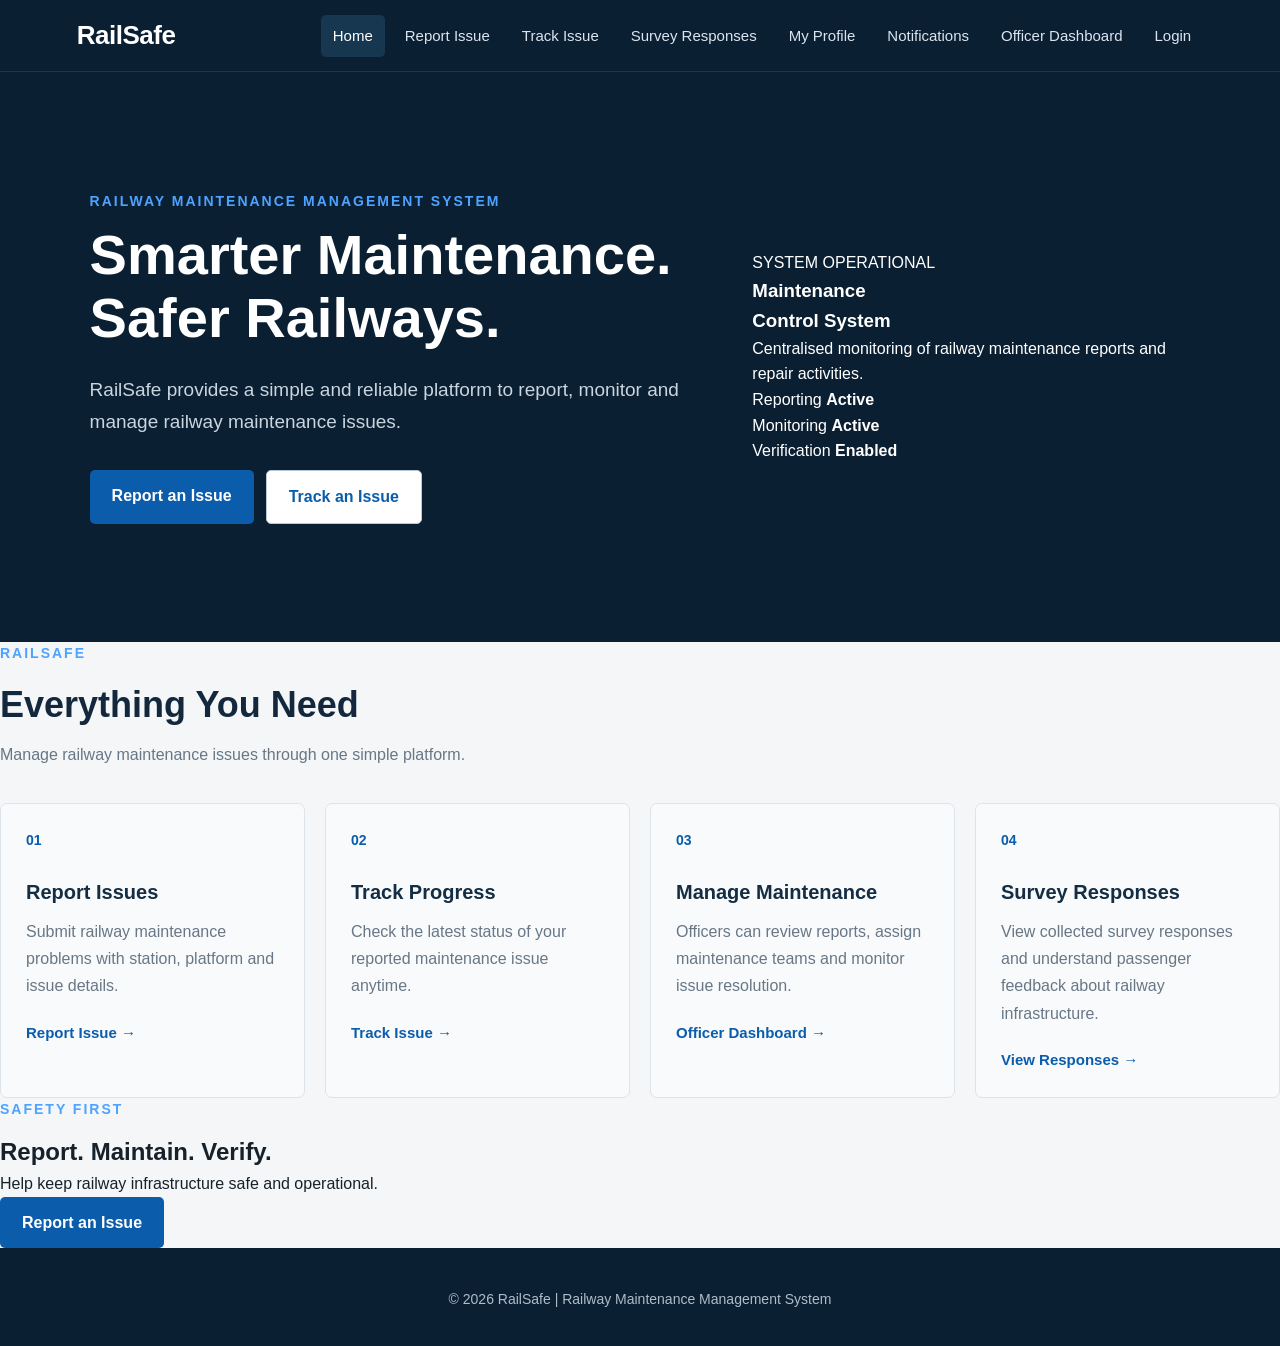
<file: backend/backend/backend/src/main/resources/static/index.html>
<!DOCTYPE html>
<html lang="en">

<head>
    <meta charset="UTF-8">
    <meta name="viewport" content="width=device-width, initial-scale=1.0">
    <title>RailSafe | Railway Maintenance Management</title>
    <link rel="stylesheet" href="style.css">
</head>

<body>

    <!-- NAVBAR -->
    <nav class="navbar">
        <div class="logo">RailSafe</div>

        <div class="nav-links">
            <a href="index.html" class="active">Home</a>
            <a href="report.html">Report Issue</a>
            <a href="track.html">Track Issue</a>
            <a href="survey-results.html">Survey Responses</a>
            <a href="profile.html">My Profile</a>
            <a href="notifications.html">Notifications</a>
            <a href="dashboard.html">Officer Dashboard</a>
            <a href="login.html">Login</a>
        </div>
    </nav>

    <!-- HERO -->
    <section class="hero">
        <div class="hero-content">

            <p class="hero-label">
                RAILWAY MAINTENANCE MANAGEMENT SYSTEM
            </p>

            <h1>
                Smarter Maintenance.<br>
                Safer Railways.
            </h1>

            <p class="hero-text">
                RailSafe provides a simple and reliable platform to report,
                monitor and manage railway maintenance issues.
            </p>

            <div class="hero-buttons">
                <a href="report.html" class="primary-button">
                    Report an Issue
                </a>

                <a href="track.html" class="secondary-button">
                    Track an Issue
                </a>
            </div>
        </div>

        <!-- SYSTEM STATUS CARD -->
        <div class="hero-card">

            <div class="hero-card-top">
                <span class="status-dot"></span>
                SYSTEM OPERATIONAL
            </div>

            <h3>
                Maintenance<br>
                Control System
            </h3>

            <p>
                Centralised monitoring of railway maintenance
                reports and repair activities.
            </p>

            <div class="hero-card-line"></div>

            <div class="hero-card-info">
                <span>Reporting</span>
                <strong>Active</strong>
            </div>

            <div class="hero-card-info">
                <span>Monitoring</span>
                <strong>Active</strong>
            </div>

            <div class="hero-card-info">
                <span>Verification</span>
                <strong>Enabled</strong>
            </div>
        </div>
    </section>

    <!-- QUICK ACTIONS -->
    <section class="quick-section">

        <div class="section-heading">
            <p class="hero-label">RAILSAFE</p>

            <h2>Everything You Need</h2>

            <p>
                Manage railway maintenance issues through one simple platform.
            </p>
        </div>

        <div class="feature-grid">

            <!-- CARD 1 -->
            <div class="feature-card">
                <div class="feature-number">01</div>

                <h3>Report Issues</h3>

                <p>
                    Submit railway maintenance problems with
                    station, platform and issue details.
                </p>

                <a href="report.html">Report Issue →</a>
            </div>

            <!-- CARD 2 -->
            <div class="feature-card">
                <div class="feature-number">02</div>

                <h3>Track Progress</h3>

                <p>
                    Check the latest status of your reported
                    maintenance issue anytime.
                </p>

                <a href="track.html">Track Issue →</a>
            </div>

            <!-- CARD 3 -->
            <div class="feature-card">
                <div class="feature-number">03</div>

                <h3>Manage Maintenance</h3>

                <p>
                    Officers can review reports, assign maintenance
                    teams and monitor issue resolution.
                </p>

                <a href="dashboard.html">Officer Dashboard →</a>
            </div>

            <!-- CARD 4 -->
            <div class="feature-card">
                <div class="feature-number">04</div>

                <h3>Survey Responses</h3>

                <p>
                    View collected survey responses and understand
                    passenger feedback about railway infrastructure.
                </p>

                <a href="survey-results.html">View Responses →</a>
            </div>

        </div>
    </section>

    <!-- BOTTOM CTA -->
    <section class="home-cta">

        <div>
            <p class="hero-label">SAFETY FIRST</p>

            <h2>Report. Maintain. Verify.</h2>

            <p>
                Help keep railway infrastructure safe and operational.
            </p>
        </div>

        <a href="report.html" class="primary-button">
            Report an Issue
        </a>

    </section>

    <!-- FOOTER -->
    <footer>
        <p>
            © 2026 RailSafe
            <span>|</span>
            Railway Maintenance Management System
        </p>
    </footer>

    <script src="script.js"></script>

</body>
</html>
</file>
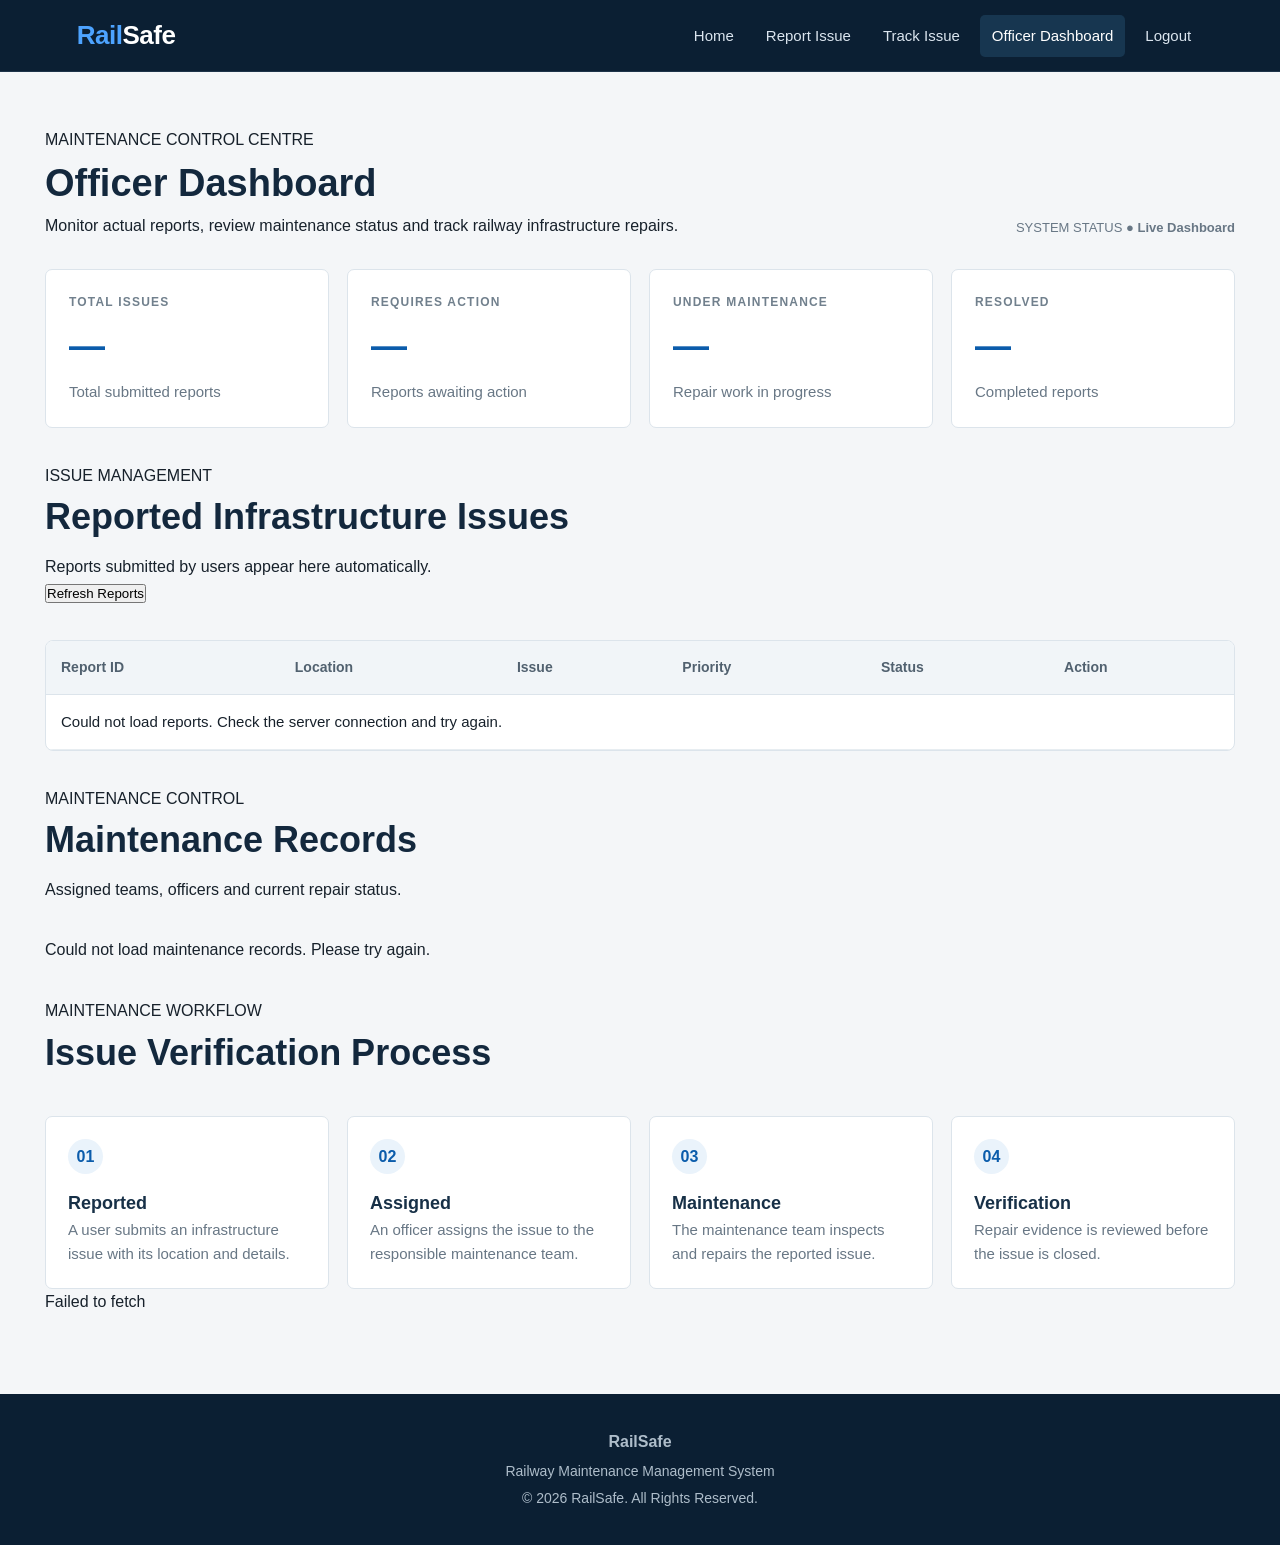
<file: backend/backend/backend/src/main/resources/static/dashboard.html>
<!DOCTYPE html>
<html lang="en">
<head>
    <meta charset="UTF-8">
    <meta name="viewport" content="width=device-width, initial-scale=1.0">
    <title>Officer Dashboard | RailSafe</title>
    <link rel="stylesheet" href="style.css">
</head>

<body>
    <nav class="navbar">
        <div class="logo"><span>Rail</span>Safe</div>
        <div class="nav-links">
            <a href="index.html">Home</a>
            <a href="report.html">Report Issue</a>
            <a href="track.html">Track Issue</a>
            <a href="dashboard.html" class="active">Officer Dashboard</a>
            <a href="login.html">Logout</a>
        </div>
    </nav>

    <main class="dashboard-page">

        <div class="dashboard-header">
            <div>
                <p class="section-label">MAINTENANCE CONTROL CENTRE</p>
                <h1>Officer Dashboard</h1>
                <p>Monitor actual reports, review maintenance status and track railway infrastructure repairs.</p>
            </div>
            <div class="dashboard-date">
                <span>SYSTEM STATUS</span>
                <strong>● Live Dashboard</strong>
            </div>
        </div>

        <!-- LIVE SUMMARY CARDS -->
        <div class="dashboard-cards">
            <div class="card">
                <span class="card-label">TOTAL ISSUES</span>
                <h2 id="totalIssues">—</h2>
                <p>Total submitted reports</p>
            </div>

            <div class="card">
                <span class="card-label">REQUIRES ACTION</span>
                <h2 id="actionIssues">—</h2>
                <p>Reports awaiting action</p>
            </div>

            <div class="card">
                <span class="card-label">UNDER MAINTENANCE</span>
                <h2 id="activeIssues">—</h2>
                <p>Repair work in progress</p>
            </div>

            <div class="card">
                <span class="card-label">RESOLVED</span>
                <h2 id="resolvedIssues">—</h2>
                <p>Completed reports</p>
            </div>
        </div>

        <!-- LIVE ISSUES TABLE -->
        <section class="dashboard-section">
            <div class="section-heading">
                <div>
                    <p class="section-label">ISSUE MANAGEMENT</p>
                    <h2>Reported Infrastructure Issues</h2>
                    <p>Reports submitted by users appear here automatically.</p>
                </div>
                <button type="button" class="track-button"
                        onclick="loadLiveDashboard()">
                    Refresh Reports
                </button>
            </div>

            <div class="issue-table-container">
                <table class="issue-table">
                    <thead>
                        <tr>
                            <th>Report ID</th>
                            <th>Location</th>
                            <th>Issue</th>
                            <th>Priority</th>
                            <th>Status</th>
                            <th>Action</th>
                        </tr>
                    </thead>
                    <tbody id="issuesTableBody">
                        <tr>
                            <td colspan="6">Loading reports...</td>
                        </tr>
                    </tbody>
                </table>
            </div>
        </section>

        <!-- LIVE MAINTENANCE RECORDS -->
        <section class="dashboard-section maintenance-section">
            <div class="section-heading">
                <div>
                    <p class="section-label">MAINTENANCE CONTROL</p>
                    <h2>Maintenance Records</h2>
                    <p>Assigned teams, officers and current repair status.</p>
                </div>
            </div>

            <div id="maintenanceRecords">
                Loading maintenance records...
            </div>
        </section>

        <!-- WORKFLOW -->
        <section class="dashboard-section">
            <div class="section-heading">
                <div>
                    <p class="section-label">MAINTENANCE WORKFLOW</p>
                    <h2>Issue Verification Process</h2>
                </div>
            </div>

            <div class="workflow-grid">
                <div class="workflow-card">
                    <span class="workflow-number">01</span>
                    <h3>Reported</h3>
                    <p>A user submits an infrastructure issue with its location and details.</p>
                </div>

                <div class="workflow-card">
                    <span class="workflow-number">02</span>
                    <h3>Assigned</h3>
                    <p>An officer assigns the issue to the responsible maintenance team.</p>
                </div>

                <div class="workflow-card">
                    <span class="workflow-number">03</span>
                    <h3>Maintenance</h3>
                    <p>The maintenance team inspects and repairs the reported issue.</p>
                </div>

                <div class="workflow-card">
                    <span class="workflow-number">04</span>
                    <h3>Verification</h3>
                    <p>Repair evidence is reviewed before the issue is closed.</p>
                </div>
            </div>
        </section>

        <div id="dashboardMessage" role="status"></div>
    </main>

    <footer>
        <strong>RailSafe</strong>
        <p>Railway Maintenance Management System</p>
        <p>© 2026 RailSafe. All Rights Reserved.</p>
    </footer>

    <script src="script.js"></script>

    <!-- Dashboard-specific live API loading -->
    <script>
        async function loadLiveDashboard() {
            const issuesBody = document.getElementById("issuesTableBody");
            const maintenanceBox = document.getElementById("maintenanceRecords");
            const message = document.getElementById("dashboardMessage");

            issuesBody.innerHTML =
                '<tr><td colspan="6">Loading reports...</td></tr>';
            maintenanceBox.textContent = "Loading maintenance records...";
            message.textContent = "";

            try {
                const [issuesResponse, maintenanceResponse] = await Promise.all([
                    fetch(`${API_BASE}/api/issues`),
                    fetch(`${API_BASE}/api/maintenance`)
                ]);

                if (!issuesResponse.ok || !maintenanceResponse.ok) {
                    throw new Error("The server could not load dashboard data.");
                }

                const [issues, maintenance] = await Promise.all([
                    issuesResponse.json(),
                    maintenanceResponse.json()
                ]);

                const normalizedStatus = value =>
                    String(value || "").trim().toLowerCase();

                const isResolved = status =>
                    ["resolved", "closed"].includes(normalizedStatus(status));

                const isUnderMaintenance = status =>
                    normalizedStatus(status) === "under maintenance";

                const needsAction = status =>
                    !isResolved(status) && !isUnderMaintenance(status);

                document.getElementById("totalIssues").textContent = issues.length;
                document.getElementById("actionIssues").textContent =
                    issues.filter(issue => needsAction(issue.status)).length;
                document.getElementById("activeIssues").textContent =
                    issues.filter(issue => isUnderMaintenance(issue.status)).length;
                document.getElementById("resolvedIssues").textContent =
                    issues.filter(issue => isResolved(issue.status)).length;

                issuesBody.replaceChildren();

                if (issues.length === 0) {
                    const row = issuesBody.insertRow();
                    const cell = row.insertCell();
                    cell.colSpan = 6;
                    cell.textContent = "No reports have been submitted yet.";
                }

                issues.forEach(issue => {
                    const row = issuesBody.insertRow();

                    const reportCell = row.insertCell();
                    const reportLink = document.createElement("a");
                    reportLink.href =
                        `issue-details.html?id=${encodeURIComponent("RR-" + issue.reportId)}`;
                    reportLink.textContent = "RR-" + issue.reportId;
                    reportLink.style.fontWeight = "bold";
                    reportCell.appendChild(reportLink);

                    row.insertCell().textContent =
                        `${issue.station || "N/A"} — Platform ${issue.platform || "N/A"}`;

                    row.insertCell().textContent = issue.issueType || "N/A";
                    row.insertCell().textContent = issue.priority || "Not set";
                    row.insertCell().textContent = issue.status || "Reported";

                    const actionCell = row.insertCell();
                    const viewLink = document.createElement("a");
                    viewLink.href =
                        `issue-details.html?id=${encodeURIComponent("RR-" + issue.reportId)}`;
                    viewLink.className = "view-button";
                    viewLink.textContent = "View";
                    actionCell.appendChild(viewLink);
                });

                maintenanceBox.replaceChildren();

                if (maintenance.length === 0) {
                    maintenanceBox.textContent =
                        "No maintenance records are available yet.";
                }

                maintenance.forEach(record => {
                    const card = document.createElement("div");
                    card.className = "maintenance-card";

                    [
                        `Report: RR-${record.reportId ?? "N/A"}`,
                        `Status: ${record.maintenanceStatus || "Awaiting Assignment"}`,
                        `Team: ${record.assignedTeam || "Not assigned"}`,
                        `Officer: ${record.assignedOfficer || "Not assigned"}`
                    ].forEach(text => {
                        const paragraph = document.createElement("p");
                        paragraph.textContent = text;
                        card.appendChild(paragraph);
                    });

                    maintenanceBox.appendChild(card);
                });

            } catch (error) {
                console.error("Dashboard loading error:", error);

                issuesBody.replaceChildren();
                const row = issuesBody.insertRow();
                const cell = row.insertCell();
                cell.colSpan = 6;
                cell.textContent =
                    "Could not load reports. Check the server connection and try again.";

                maintenanceBox.textContent =
                    "Could not load maintenance records. Please try again.";

                message.textContent = error.message;
            }
        }

        document.addEventListener("DOMContentLoaded", loadLiveDashboard);
    </script>
</body>
</html>
</file>
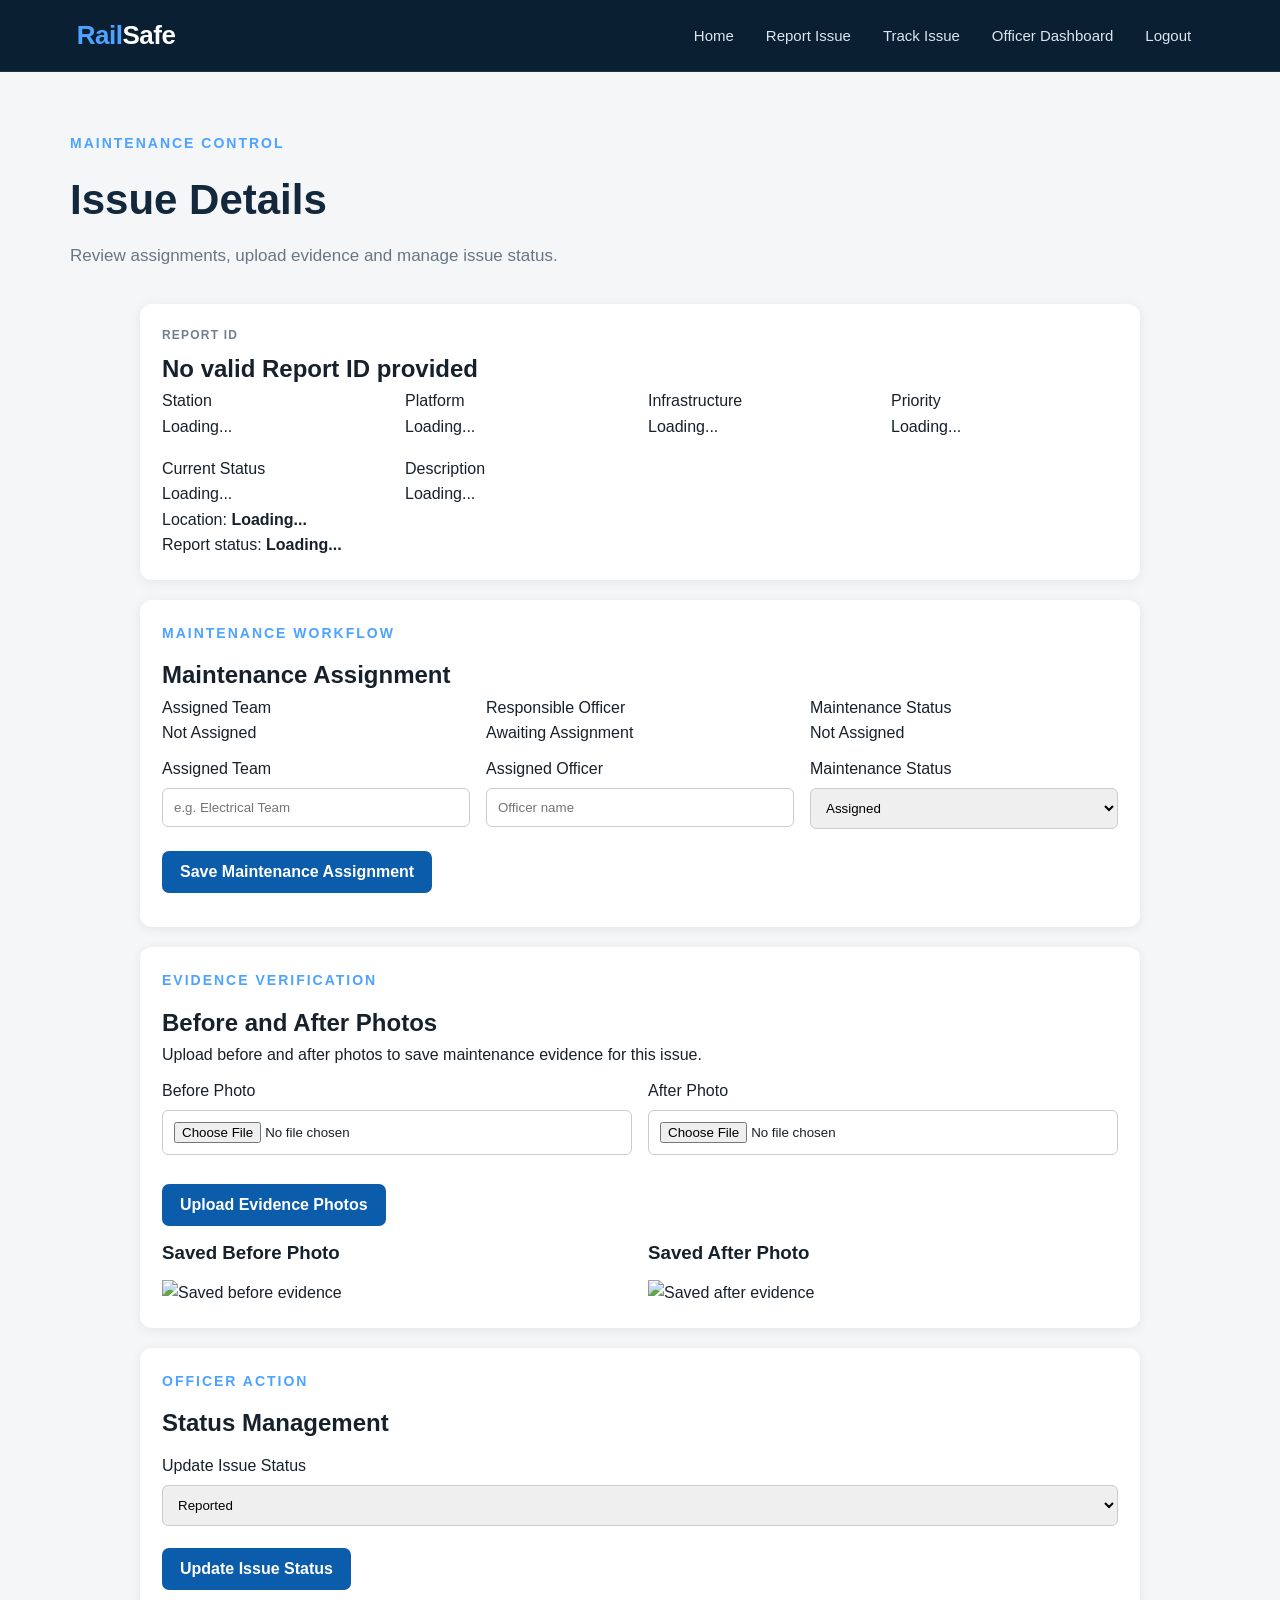
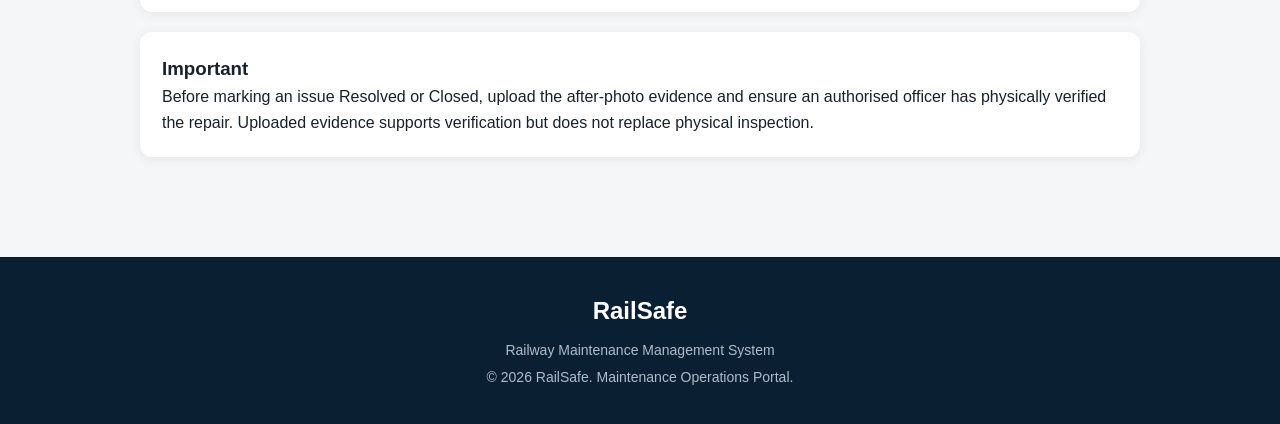
<file: backend/backend/backend/src/main/resources/static/issue-details.html>
<!DOCTYPE html>
<html lang="en">
<head>
    <meta charset="UTF-8">
    <meta name="viewport" content="width=device-width, initial-scale=1.0">
    <title>Issue Details | RailSafe</title>
    <link rel="stylesheet" href="style.css">
    <style>
        .rs-card { background:#fff; padding:22px; margin:20px auto; max-width:1000px; border-radius:12px; box-shadow:0 2px 12px #00000012; }
        .rs-grid { display:grid; grid-template-columns:repeat(auto-fit,minmax(220px,1fr)); gap:16px; }
        .rs-field { display:flex; flex-direction:column; gap:7px; margin:10px 0; }
        .rs-field input,.rs-field select { padding:11px; border:1px solid #ccc; border-radius:6px; }
        .rs-button { margin-top:12px; padding:12px 18px; border:0; border-radius:7px; cursor:pointer; }
        .rs-result { margin-top:12px; white-space:pre-wrap; }
        .rs-photo { max-width:100%; max-height:260px; object-fit:contain; display:block; margin-top:12px; }
    </style>
</head>
<body>

<nav class="navbar">
    <div class="logo"><span>Rail</span>Safe</div>
    <div class="nav-links">
        <a href="index.html">Home</a>
        <a href="report.html">Report Issue</a>
        <a href="track.html">Track Issue</a>
        <a href="dashboard.html">Officer Dashboard</a>
        <a href="login.html">Logout</a>
    </div>
</nav>

<main class="issue-details-page">
    <header class="page-header">
        <p class="hero-label">MAINTENANCE CONTROL</p>
        <h1>Issue Details</h1>
        <p>Review assignments, upload evidence and manage issue status.</p>
    </header>

    <section class="rs-card">
        <p class="card-label">REPORT ID</p>
        <h2 id="detailReportId">Loading...</h2>

        <div class="rs-grid">
            <div><span>Station</span><p id="detailStation">Loading...</p></div>
            <div><span>Platform</span><p id="detailPlatform">Loading...</p></div>
            <div><span>Infrastructure</span><p id="detailIssueType">Loading...</p></div>
            <div><span>Priority</span><p id="detailPriority">Loading...</p></div>
            <div><span>Current Status</span><p id="detailStatus">Loading...</p></div>
            <div><span>Description</span><p id="detailReportedIssue">Loading...</p></div>
        </div>

        <p>Location: <strong id="detailLocation">Loading...</strong></p>
        <p>Report status: <strong id="detailReportStatus">Loading...</strong></p>
    </section>

    <section class="rs-card">
        <p class="hero-label">MAINTENANCE WORKFLOW</p>
        <h2>Maintenance Assignment</h2>

        <div class="rs-grid">
            <div><span>Assigned Team</span><p id="assignedTeamDisplay">Not Assigned</p></div>
            <div><span>Responsible Officer</span><p id="assignedOfficerDisplay">Awaiting Assignment</p></div>
            <div><span>Maintenance Status</span><p id="maintenanceStatusDisplay">Not Assigned</p></div>
        </div>

        <form id="maintenanceForm">
            <div class="rs-grid">
                <label class="rs-field">Assigned Team
                    <input id="assignedTeam" required placeholder="e.g. Electrical Team">
                </label>

                <label class="rs-field">Assigned Officer
                    <input id="assignedOfficer" required placeholder="Officer name">
                </label>

                <label class="rs-field">Maintenance Status
                    <select id="maintenanceStatus" required>
                        <option value="Assigned">Assigned</option>
                        <option value="Inspection">Inspection</option>
                        <option value="Under Maintenance">Under Maintenance</option>
                        <option value="Completed">Completed</option>
                    </select>
                </label>
            </div>

            <button class="primary-button rs-button" type="submit">
                Save Maintenance Assignment
            </button>

            <p id="maintenanceMessage" class="rs-result" role="status"></p>
        </form>
    </section>

    <section class="rs-card">
        <p class="hero-label">EVIDENCE VERIFICATION</p>
        <h2>Before and After Photos</h2>
        <p>Upload before and after photos to save maintenance evidence for this issue.</p>

        <div class="rs-grid">
            <label class="rs-field">Before Photo
                <input type="file" id="beforePhoto" accept="image/*">
                <span id="beforePhotoName"></span>
            </label>

            <label class="rs-field">After Photo
                <input type="file" id="afterPhoto" accept="image/*">
                <span id="afterPhotoName"></span>
            </label>
        </div>

        <button type="button" class="primary-button rs-button" id="uploadEvidenceButton">
            Upload Evidence Photos
        </button>

        <p id="evidenceMessage" class="rs-result" role="status"></p>

        <div class="rs-grid">
            <div>
                <h3>Saved Before Photo</h3>
                <img id="savedBeforePhoto" class="rs-photo" alt="Saved before evidence" hidden>
            </div>

            <div>
                <h3>Saved After Photo</h3>
                <img id="savedAfterPhoto" class="rs-photo" alt="Saved after evidence" hidden>
            </div>
        </div>
    </section>

    <section class="rs-card">
        <p class="hero-label">OFFICER ACTION</p>
        <h2>Status Management</h2>

        <label class="rs-field" for="issueStatus">Update Issue Status
            <select id="issueStatus">
                <option value="Reported">Reported</option>
                <option value="Assigned">Assigned</option>
                <option value="Inspection">Inspection</option>
                <option value="Under Maintenance">Under Maintenance</option>
                <option value="Resolved">Resolved</option>
                <option value="Closed">Closed</option>
            </select>
        </label>

        <button type="button" class="primary-button rs-button" id="updateStatusButton">
            Update Issue Status
        </button>
    </section>

    <section class="rs-card">
        <h3>Important</h3>
        <p>Before marking an issue Resolved or Closed, upload the after-photo evidence and ensure an authorised officer has physically verified the repair. Uploaded evidence supports verification but does not replace physical inspection.</p>
    </section>
</main>

<footer>
    <div class="footer-logo">RailSafe</div>
    <p>Railway Maintenance Management System</p>
    <p>© 2026 RailSafe. Maintenance Operations Portal.</p>
</footer>

<script src="script.js"></script>
</body>
</html>
</file>
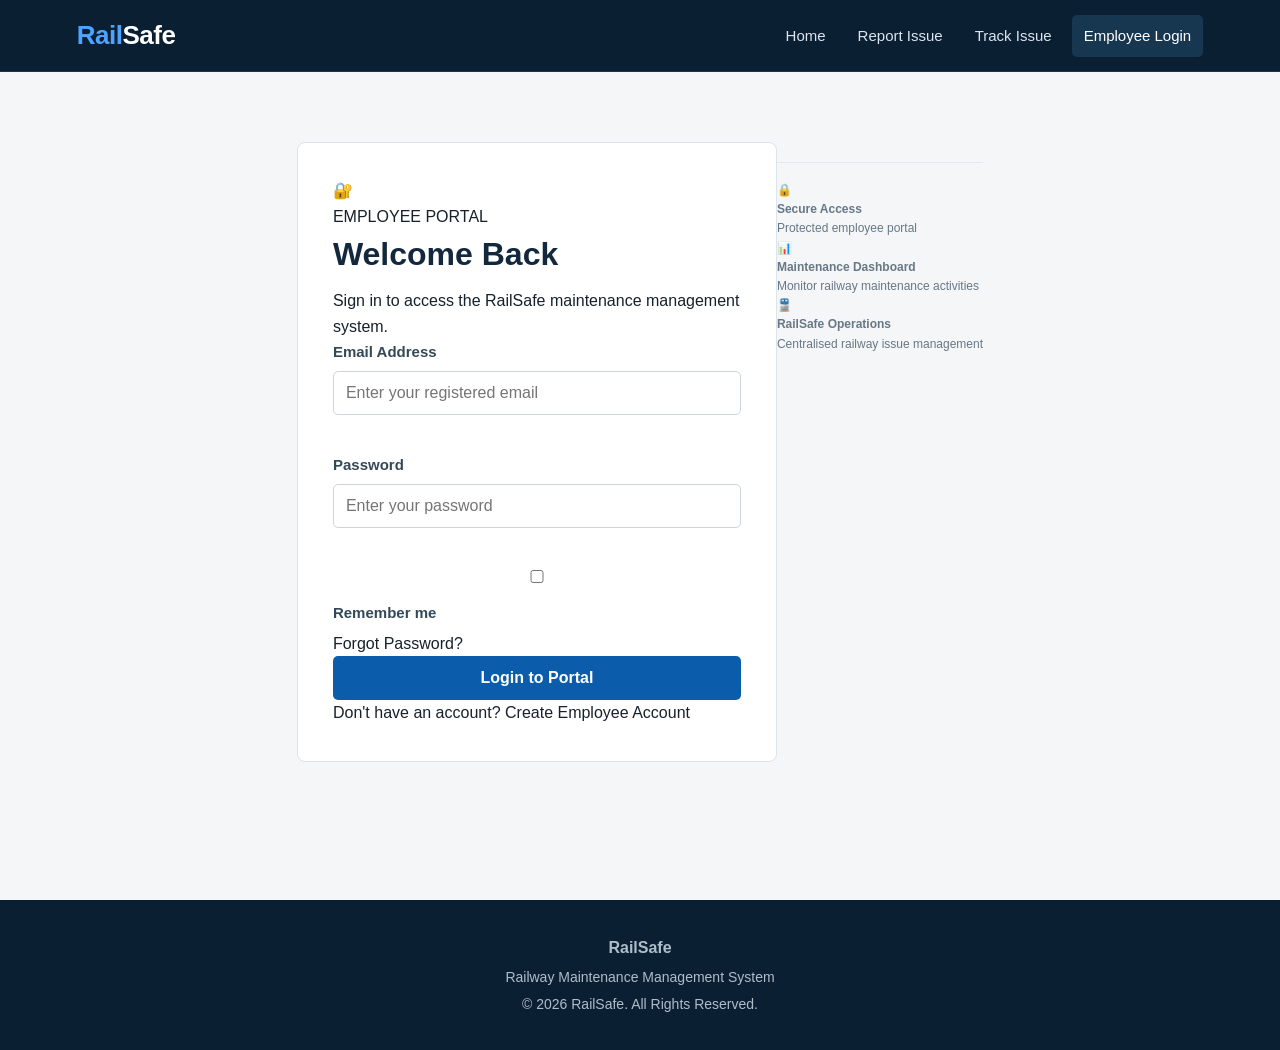
<file: backend/backend/backend/src/main/resources/static/login.html>
<!DOCTYPE html>
<html lang="en">

<head>
    <meta charset="UTF-8">
    <meta name="viewport" content="width=device-width, initial-scale=1.0">

    <title>Employee Login | RailSafe</title>

    <link rel="stylesheet" href="style.css">
</head>

<body>

    <!-- ================= NAVBAR ================= -->

    <nav class="navbar">

        <div class="logo">
            <span>Rail</span>Safe
        </div>

        <div class="nav-links">

            <a href="index.html">Home</a>

            <a href="report.html">Report Issue</a>

            <a href="track.html">Track Issue</a>

            <a href="login.html" class="active">Employee Login</a>

        </div>

    </nav>


    <!-- ================= LOGIN SECTION ================= -->

    <main class="login-page">

        <div class="login-card">

            <div class="login-header">

                <div class="login-icon">
                    🔐
                </div>

                <p class="section-label">
                    EMPLOYEE PORTAL
                </p>

                <h1>Welcome Back</h1>

                <p>
                    Sign in to access the RailSafe maintenance management system.
                </p>

            </div>


            <!-- LOGIN FORM -->

            <form id="loginForm">

                <div class="form-group">

                    <label for="loginEmail">
                        Email Address
                    </label>

                    <input
                        type="email"
                        id="loginEmail"
                        placeholder="Enter your registered email"
                        required
                    >

                </div>


                <div class="form-group">

                    <label for="loginPassword">
                        Password
                    </label>

                    <input
                        type="password"
                        id="loginPassword"
                        placeholder="Enter your password"
                        required
                    >

                </div>


                <div class="login-options">

                    <label class="remember-me">

                        <input
                            type="checkbox"
                            id="rememberMe"
                        >

                        Remember me

                    </label>

                    <a href="#" id="forgotPassword">
                        Forgot Password?
                    </a>

                </div>


                <button
                    type="submit"
                    class="login-button"
                >
                    Login to Portal
                </button>


                <p id="loginMessage"></p>

            </form>


            <!-- REGISTER CONNECTION -->

            <div class="register-link">

                <p>
                    Don't have an account?
                    <a href="register.html">
                        Create Employee Account
                    </a>
                </p>

            </div>

        </div>


        <!-- SECURITY INFORMATION -->

        <div class="login-info">

            <div class="info-item">

                <span>🔒</span>

                <div>
                    <strong>Secure Access</strong>
                    <p>Protected employee portal</p>
                </div>

            </div>


            <div class="info-item">

                <span>📊</span>

                <div>
                    <strong>Maintenance Dashboard</strong>
                    <p>Monitor railway maintenance activities</p>
                </div>

            </div>


            <div class="info-item">

                <span>🚆</span>

                <div>
                    <strong>RailSafe Operations</strong>
                    <p>Centralised railway issue management</p>
                </div>

            </div>

        </div>

    </main>


    <!-- ================= FOOTER ================= -->

    <footer>

        <strong>RailSafe</strong>

        <p>
            Railway Maintenance Management System
        </p>

        <p>
            © 2026 RailSafe. All Rights Reserved.
        </p>

    </footer>


    <!-- JAVASCRIPT -->

    <script src="script.js"></script>

</body>

</html>
</file>
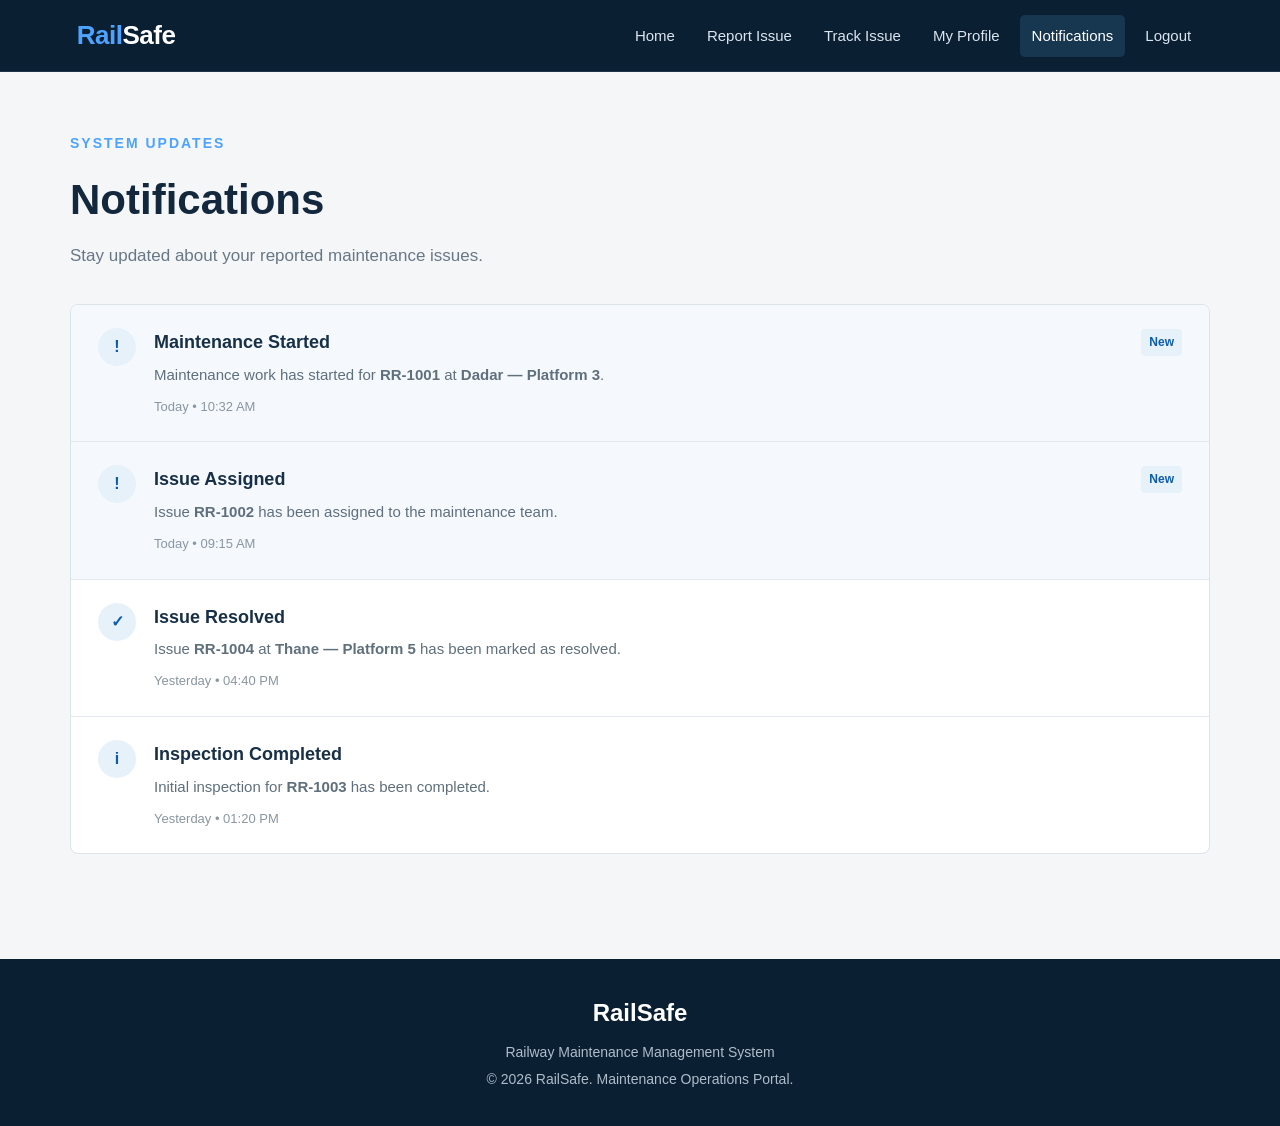
<file: backend/backend/backend/src/main/resources/static/notifications.html>
<!DOCTYPE html>
<html lang="en">

<head>

    <meta charset="UTF-8">
    <meta name="viewport" content="width=device-width, initial-scale=1.0">

    <title>Notifications | RailSafe</title>

    <link rel="stylesheet" href="style.css">

</head>

<body>

    <!-- NAVBAR -->
    <nav class="navbar">

        <div class="logo">
            <span>Rail</span>Safe
        </div>

        <div class="nav-links">

            <a href="index.html">
                Home
            </a>

            <a href="report.html">
                Report Issue
            </a>

            <a href="track.html">
                Track Issue
            </a>

            <a href="profile.html">
                My Profile
            </a>

            <a href="notifications.html" class="active">
                Notifications
            </a>

            <a href="login.html">
                Logout
            </a>

        </div>

    </nav>


    <!-- NOTIFICATIONS PAGE -->
    <main class="notifications-page">

        <div class="page-header">

            <p class="hero-label">
                SYSTEM UPDATES
            </p>

            <h1>
                Notifications
            </h1>

            <p>
                Stay updated about your reported maintenance issues.
            </p>

        </div>


        <section class="notifications-card">


            <!-- NOTIFICATION 1 -->
            <div class="notification unread">

                <div class="notification-icon">
                    !
                </div>

                <div class="notification-content">

                    <div class="notification-top">

                        <h3>
                            Maintenance Started
                        </h3>

                        <span>
                            New
                        </span>

                    </div>

                    <p>
                        Maintenance work has started for
                        <strong>RR-1001</strong> at
                        <strong>Dadar — Platform 3</strong>.
                    </p>

                    <small>
                        Today • 10:32 AM
                    </small>

                </div>

            </div>


            <!-- NOTIFICATION 2 -->
            <div class="notification unread">

                <div class="notification-icon">
                    !
                </div>

                <div class="notification-content">

                    <div class="notification-top">

                        <h3>
                            Issue Assigned
                        </h3>

                        <span>
                            New
                        </span>

                    </div>

                    <p>
                        Issue <strong>RR-1002</strong> has been
                        assigned to the maintenance team.
                    </p>

                    <small>
                        Today • 09:15 AM
                    </small>

                </div>

            </div>


            <!-- NOTIFICATION 3 -->
            <div class="notification">

                <div class="notification-icon">
                    ✓
                </div>

                <div class="notification-content">

                    <div class="notification-top">

                        <h3>
                            Issue Resolved
                        </h3>

                    </div>

                    <p>
                        Issue <strong>RR-1004</strong> at
                        <strong>Thane — Platform 5</strong>
                        has been marked as resolved.
                    </p>

                    <small>
                        Yesterday • 04:40 PM
                    </small>

                </div>

            </div>


            <!-- NOTIFICATION 4 -->
            <div class="notification">

                <div class="notification-icon">
                    i
                </div>

                <div class="notification-content">

                    <div class="notification-top">

                        <h3>
                            Inspection Completed
                        </h3>

                    </div>

                    <p>
                        Initial inspection for
                        <strong>RR-1003</strong> has been completed.
                    </p>

                    <small>
                        Yesterday • 01:20 PM
                    </small>

                </div>

            </div>


        </section>

    </main>


    <!-- FOOTER -->
    <footer>

        <div class="footer-logo">
            RailSafe
        </div>

        <p>
            Railway Maintenance Management System
        </p>

        <p>
            © 2026 RailSafe. Maintenance Operations Portal.
        </p>

    </footer>


    <script src="script.js"></script>

</body>

</html>
</file>
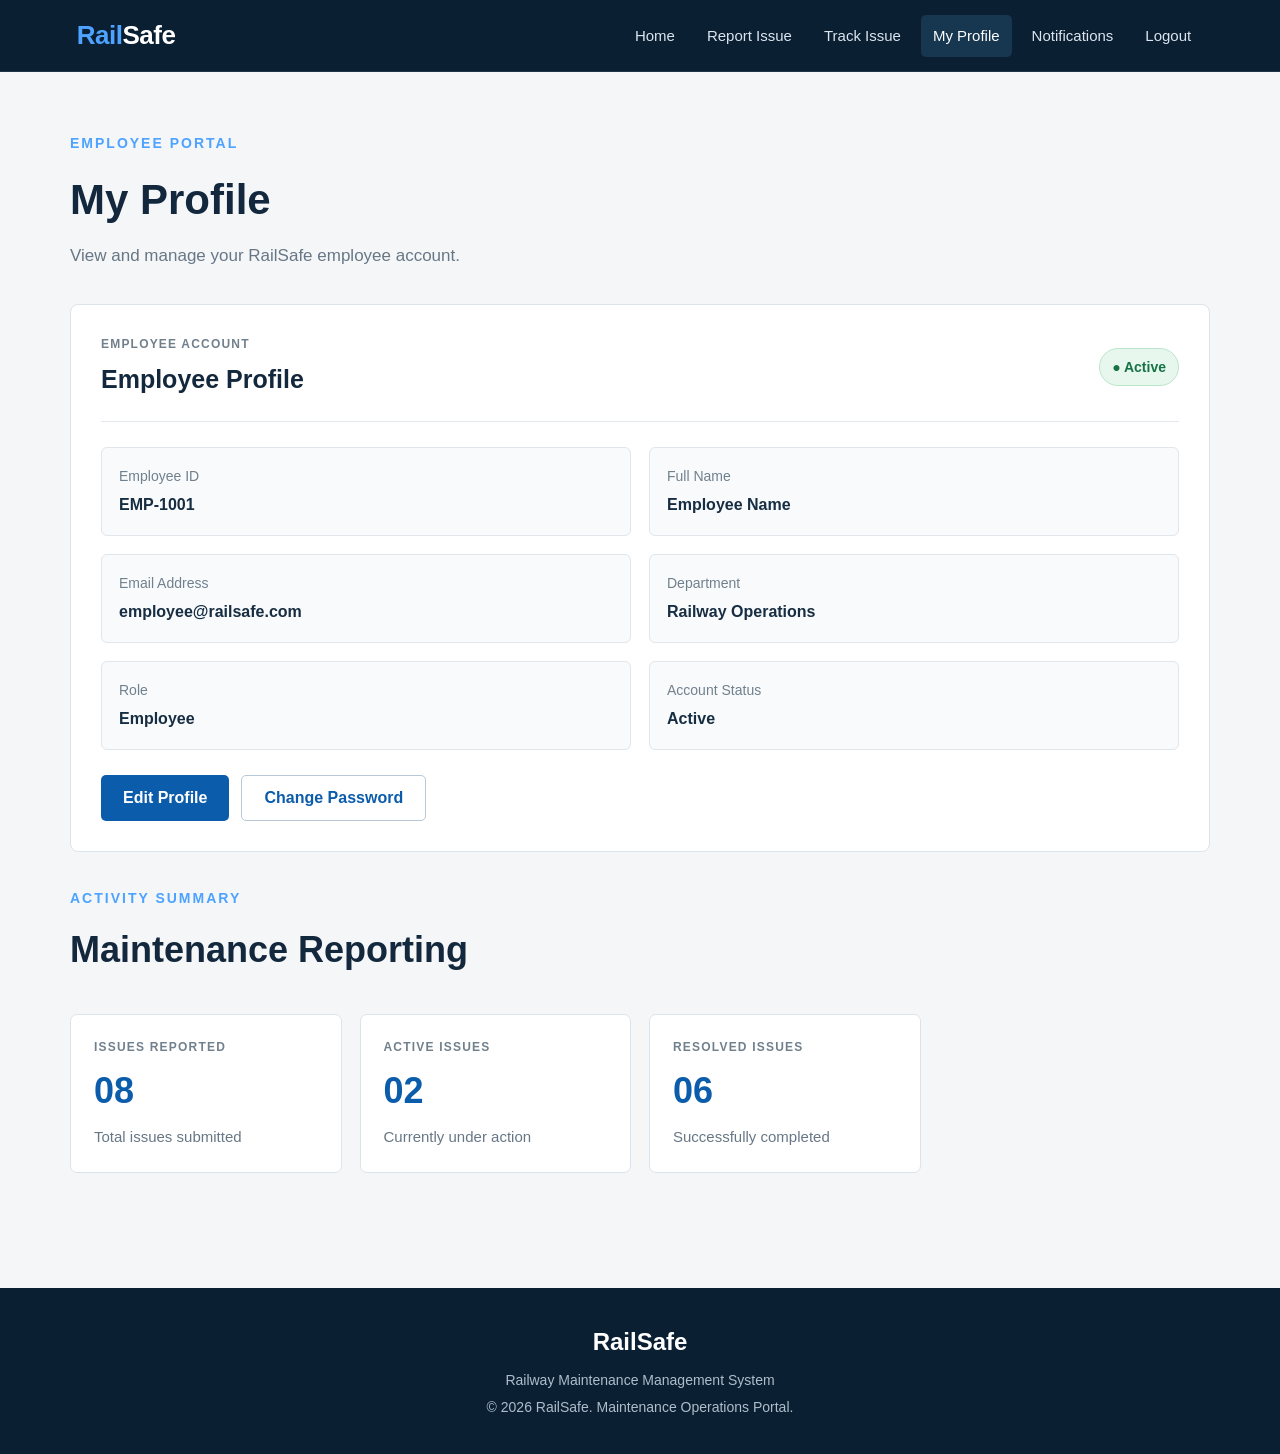
<file: backend/backend/backend/src/main/resources/static/profile.html>
<!DOCTYPE html>
<html lang="en">

<head>

    <meta charset="UTF-8">
    <meta name="viewport" content="width=device-width, initial-scale=1.0">

    <title>My Profile | RailSafe</title>

    <link rel="stylesheet" href="style.css">

</head>

<body>

    <!-- NAVBAR -->
    <nav class="navbar">

        <div class="logo">
            <span>Rail</span>Safe
        </div>

        <div class="nav-links">

            <a href="index.html">
                Home
            </a>

            <a href="report.html">
                Report Issue
            </a>

            <a href="track.html">
                Track Issue
            </a>

            <a href="profile.html" class="active">
                My Profile
            </a>

            <a href="notifications.html">
                Notifications
            </a>

            <a href="login.html">
                Logout
            </a>

        </div>

    </nav>


    <!-- PROFILE PAGE -->
    <main class="profile-page">

        <div class="page-header">

            <p class="hero-label">
                EMPLOYEE PORTAL
            </p>

            <h1>
                My Profile
            </h1>

            <p>
                View and manage your RailSafe employee account.
            </p>

        </div>


        <!-- PROFILE CARD -->
        <section class="profile-card">

            <div class="profile-header">

                <div>

                    <p class="card-label">
                        EMPLOYEE ACCOUNT
                    </p>

                    <h2>
                        Employee Profile
                    </h2>

                </div>

                <span class="account-status">
                    ● Active
                </span>

            </div>


            <div class="profile-grid">

                <div class="profile-field">

                    <span>
                        Employee ID
                    </span>

                    <strong>
                        EMP-1001
                    </strong>

                </div>


                <div class="profile-field">

                    <span>
                        Full Name
                    </span>

                    <strong>
                        Employee Name
                    </strong>

                </div>


                <div class="profile-field">

                    <span>
                        Email Address
                    </span>

                    <strong>
                        employee@railsafe.com
                    </strong>

                </div>


                <div class="profile-field">

                    <span>
                        Department
                    </span>

                    <strong>
                        Railway Operations
                    </strong>

                </div>


                <div class="profile-field">

                    <span>
                        Role
                    </span>

                    <strong>
                        Employee
                    </strong>

                </div>


                <div class="profile-field">

                    <span>
                        Account Status
                    </span>

                    <strong>
                        Active
                    </strong>

                </div>

            </div>


            <div class="profile-actions">

                <button type="button" class="primary-button">
                    Edit Profile
                </button>

                <button type="button" class="secondary-button">
                    Change Password
                </button>

            </div>

        </section>


        <!-- REPORTING SUMMARY -->
        <section class="dashboard-section">

            <div class="section-heading">

                <p class="hero-label">
                    ACTIVITY SUMMARY
                </p>

                <h2>
                    Maintenance Reporting
                </h2>

            </div>


            <div class="dashboard-cards">

                <div class="card">

                    <span class="card-label">
                        ISSUES REPORTED
                    </span>

                    <h2>
                        08
                    </h2>

                    <p>
                        Total issues submitted
                    </p>

                </div>


                <div class="card">

                    <span class="card-label">
                        ACTIVE ISSUES
                    </span>

                    <h2>
                        02
                    </h2>

                    <p>
                        Currently under action
                    </p>

                </div>


                <div class="card">

                    <span class="card-label">
                        RESOLVED ISSUES
                    </span>

                    <h2>
                        06
                    </h2>

                    <p>
                        Successfully completed
                    </p>

                </div>

            </div>

        </section>

    </main>


    <!-- FOOTER -->
    <footer>

        <div class="footer-logo">
            RailSafe
        </div>

        <p>
            Railway Maintenance Management System
        </p>

        <p>
            © 2026 RailSafe. Maintenance Operations Portal.
        </p>

    </footer>


    <script src="script.js"></script>

</body>

</html>
</file>
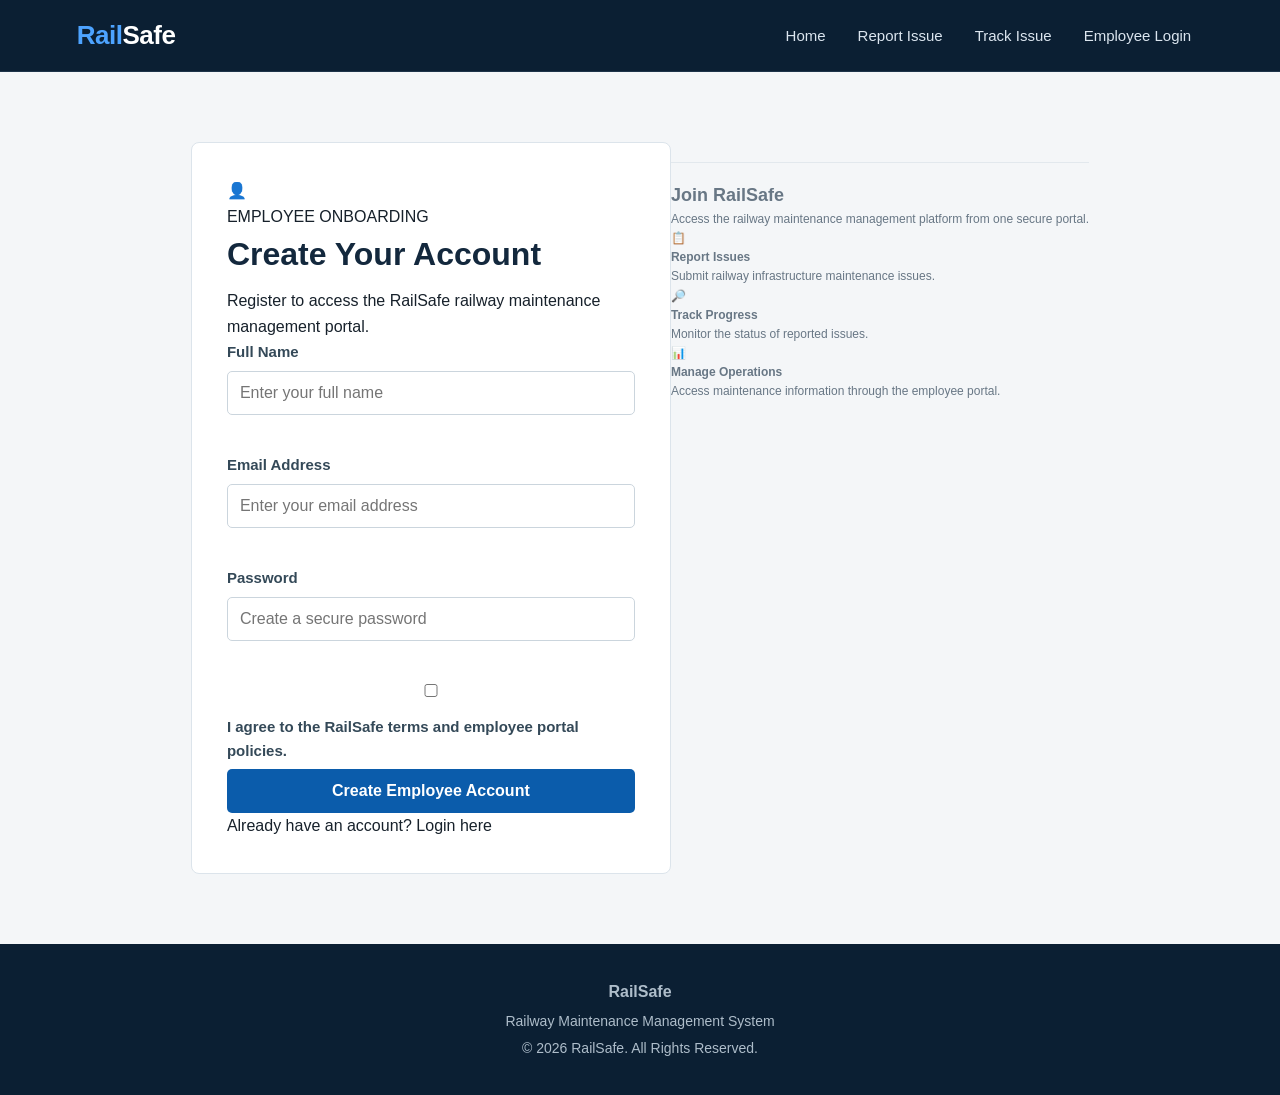
<file: backend/backend/backend/src/main/resources/static/register.html>
<!DOCTYPE html>
<html lang="en">

<head>

    <meta charset="UTF-8">

    <meta name="viewport"
          content="width=device-width, initial-scale=1.0">

    <title>Employee Registration | RailSafe</title>

    <link rel="stylesheet" href="style.css">

</head>


<body>


    <!-- ================= NAVBAR ================= -->

    <nav class="navbar">

        <div class="logo">
            <span>Rail</span>Safe
        </div>

        <div class="nav-links">

            <a href="index.html">
                Home
            </a>

            <a href="report.html">
                Report Issue
            </a>

            <a href="track.html">
                Track Issue
            </a>

            <a href="login.html">
                Employee Login
            </a>

        </div>

    </nav>



    <!-- ================= REGISTRATION ================= -->

    <main class="register-page">


        <div class="register-card">


            <!-- HEADER -->

            <div class="register-header">

                <div class="register-icon">
                    👤
                </div>

                <p class="section-label">
                    EMPLOYEE ONBOARDING
                </p>

                <h1>
                    Create Your Account
                </h1>

                <p>
                    Register to access the RailSafe
                    railway maintenance management portal.
                </p>

            </div>



            <!-- REGISTRATION FORM -->

            <form id="registerForm">


                <!-- FULL NAME -->

                <div class="form-group">

                    <label for="registerName">
                        Full Name
                    </label>

                    <input
                        type="text"
                        id="registerName"
                        placeholder="Enter your full name"
                        required
                    >

                </div>



                <!-- EMAIL -->

                <div class="form-group">

                    <label for="registerEmail">
                        Email Address
                    </label>

                    <input
                        type="email"
                        id="registerEmail"
                        placeholder="Enter your email address"
                        required
                    >

                </div>



                <!-- PASSWORD -->

                <div class="form-group">

                    <label for="registerPassword">
                        Password
                    </label>

                    <input
                        type="password"
                        id="registerPassword"
                        placeholder="Create a secure password"
                        required
                    >

                </div>



                <!-- TERMS -->

                <div class="terms-row">

                    <input
                        type="checkbox"
                        id="terms"
                        required
                    >

                    <label for="terms">
                        I agree to the RailSafe terms
                        and employee portal policies.
                    </label>

                </div>



                <!-- REGISTER BUTTON -->

                <button
                    type="submit"
                    class="register-button"
                >
                    Create Employee Account
                </button>



                <!-- MESSAGE -->

                <p id="registerMessage"></p>


            </form>



            <!-- LOGIN CONNECTION -->

            <div class="login-link">

                <p>

                    Already have an account?

                    <a href="login.html">
                        Login here
                    </a>

                </p>

            </div>


        </div>


        <!-- INFORMATION PANEL -->

        <div class="register-info">


            <h2>
                Join RailSafe
            </h2>

            <p>
                Access the railway maintenance
                management platform from one secure portal.
            </p>



            <div class="info-item">

                <span>📋</span>

                <div>

                    <strong>
                        Report Issues
                    </strong>

                    <p>
                        Submit railway infrastructure
                        maintenance issues.
                    </p>

                </div>

            </div>



            <div class="info-item">

                <span>🔎</span>

                <div>

                    <strong>
                        Track Progress
                    </strong>

                    <p>
                        Monitor the status of reported issues.
                    </p>

                </div>

            </div>



            <div class="info-item">

                <span>📊</span>

                <div>

                    <strong>
                        Manage Operations
                    </strong>

                    <p>
                        Access maintenance information
                        through the employee portal.
                    </p>

                </div>

            </div>


        </div>


    </main>



    <!-- ================= FOOTER ================= -->

    <footer>

        <strong>
            RailSafe
        </strong>

        <p>
            Railway Maintenance Management System
        </p>

        <p>
            © 2026 RailSafe. All Rights Reserved.
        </p>

    </footer>



    <!-- JAVASCRIPT -->

    <script src="script.js"></script>

</body>

</html>
</file>
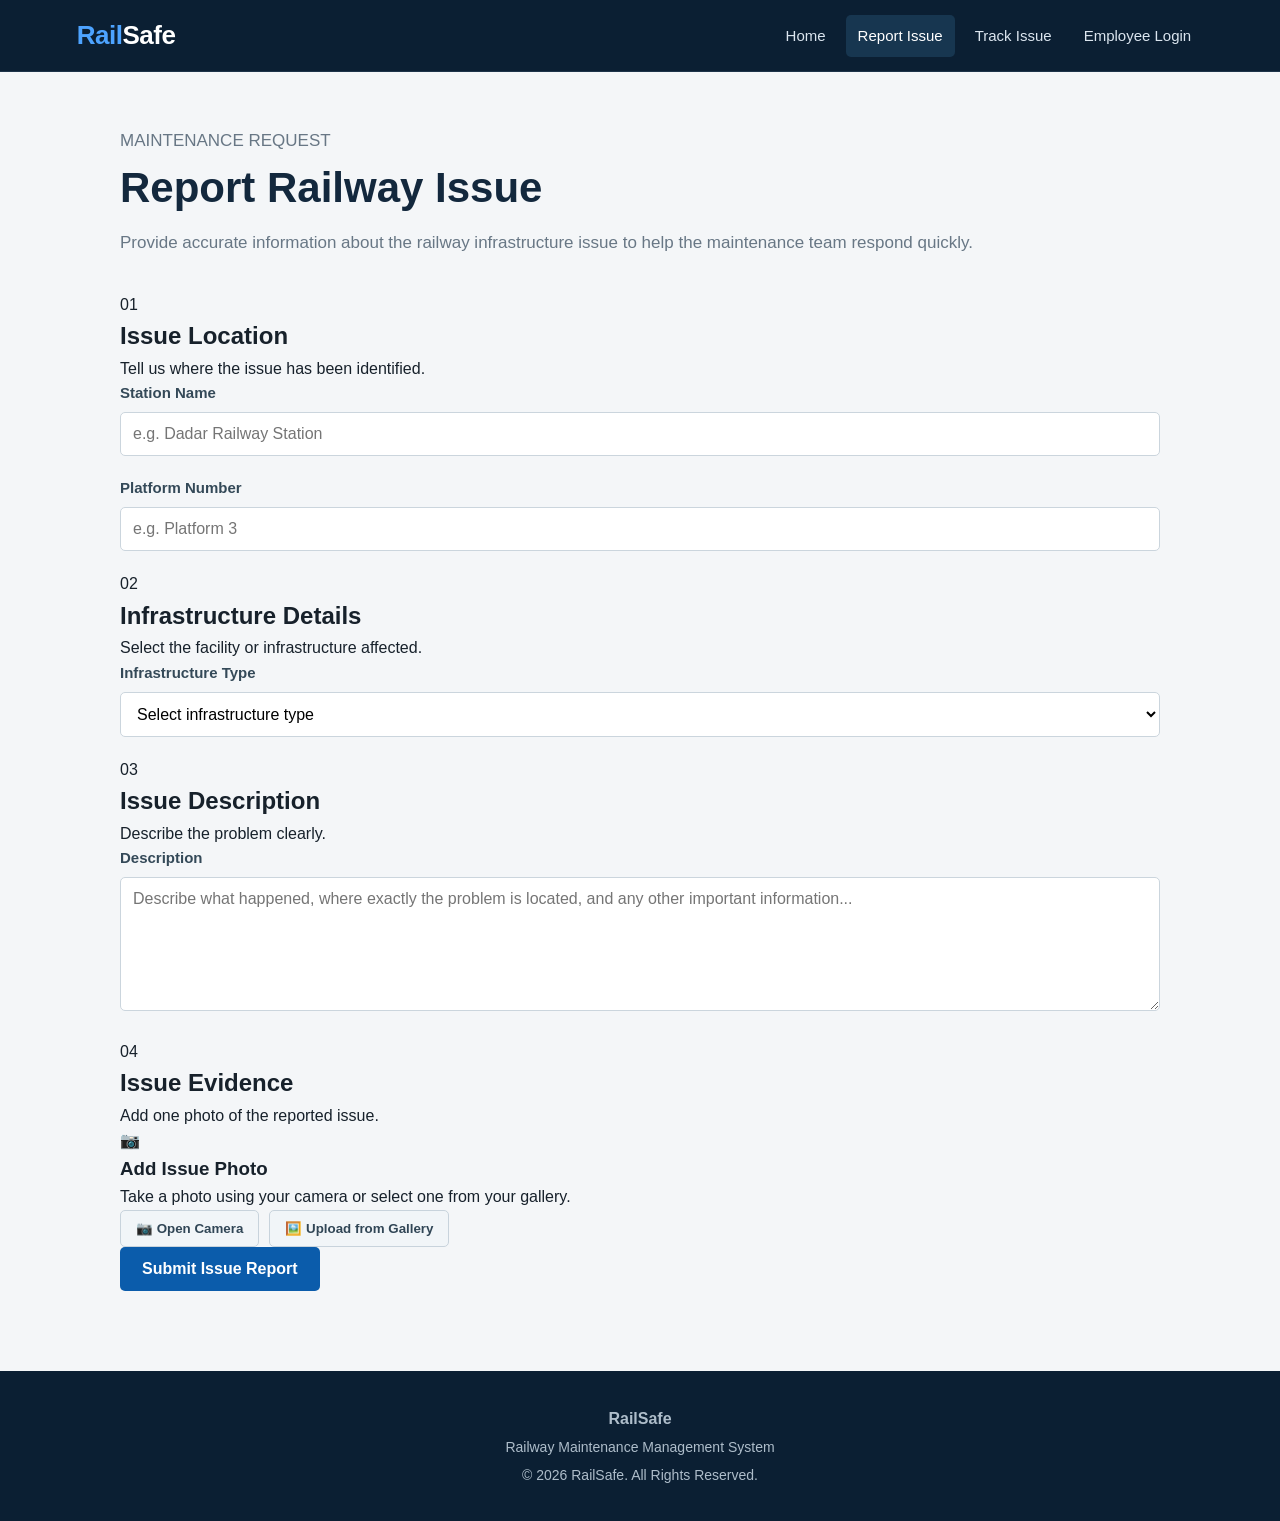
<file: backend/backend/backend/src/main/resources/static/report.html>
<!DOCTYPE html>
<html lang="en">

<head>

    <meta charset="UTF-8">

    <meta name="viewport" content="width=device-width, initial-scale=1.0">

    <title>Report Issue | RailSafe</title>

    <link rel="stylesheet" href="style.css">

</head>


<body>


    <!-- ================= NAVBAR ================= -->

    <nav class="navbar">

        <div class="logo">
            <span>Rail</span>Safe
        </div>

        <div class="nav-links">

            <a href="index.html">
                Home
            </a>

            <a href="report.html" class="active">
                Report Issue
            </a>

            <a href="track.html">
                Track Issue
            </a>

            <a href="login.html">
                Employee Login
            </a>

        </div>

    </nav>



    <!-- ================= PAGE HEADER ================= -->

    <main class="report-page">

        <div class="page-header">

            <p class="section-label">
                MAINTENANCE REQUEST
            </p>

            <h1>
                Report Railway Issue
            </h1>

            <p>
                Provide accurate information about the railway
                infrastructure issue to help the maintenance
                team respond quickly.
            </p>

        </div>



        <!-- ================= REPORT FORM ================= -->

        <div class="report-card">

            <form id="reportForm">


                <!-- LOCATION SECTION -->

                <div class="form-section">

                    <div class="section-title">

                        <span>01</span>

                        <div>

                            <h2>
                                Issue Location
                            </h2>

                            <p>
                                Tell us where the issue has been identified.
                            </p>

                        </div>

                    </div>


                    <div class="form-grid">


                        <div class="form-group">

                            <label for="station">
                                Station Name
                            </label>

                            <input
                                type="text"
                                id="station"
                                placeholder="e.g. Dadar Railway Station"
                                required
                            >

                        </div>



                        <div class="form-group">

                            <label for="platform">
                                Platform Number
                            </label>

                            <input
                                type="text"
                                id="platform"
                                placeholder="e.g. Platform 3"
                                required
                            >

                        </div>


                    </div>

                </div>



                <!-- INFRASTRUCTURE SECTION -->

                <div class="form-section">

                    <div class="section-title">

                        <span>02</span>

                        <div>

                            <h2>
                                Infrastructure Details
                            </h2>

                            <p>
                                Select the facility or infrastructure affected.
                            </p>

                        </div>

                    </div>


                    <div class="form-group">

                        <label for="infrastructure">
                            Infrastructure Type
                        </label>

                        <select
                            id="infrastructure"
                            required
                        >

                            <option value="">
                                Select infrastructure type
                            </option>

                            <option>
                                Lighting
                            </option>

                            <option>
                                Escalator
                            </option>

                            <option>
                                Lift
                            </option>

                            <option>
                                Platform
                            </option>

                            <option>
                                Toilet
                            </option>

                            <option>
                                Water Facility
                            </option>

                            <option>
                                Signboard
                            </option>

                        </select>

                    </div>

                </div>



                <!-- DESCRIPTION SECTION -->

                <div class="form-section">

                    <div class="section-title">

                        <span>03</span>

                        <div>

                            <h2>
                                Issue Description
                            </h2>

                            <p>
                                Describe the problem clearly.
                            </p>

                        </div>

                    </div>


                    <div class="form-group">

                        <label for="description">
                            Description
                        </label>

                        <textarea
                            id="description"
                            rows="6"
                            placeholder="Describe what happened, where exactly the problem is located, and any other important information..."
                            required
                        ></textarea>

                    </div>

                </div>



                <!-- PHOTO SECTION -->

                <div class="form-section">

                    <div class="section-title">

                        <span>04</span>

                        <div>

                            <h2>
                                Issue Evidence
                            </h2>

                            <p>
                                Add one photo of the reported issue.
                            </p>

                        </div>

                    </div>


                    <div class="photo-upload-box">

                        <div class="photo-icon">
                            📷
                        </div>

                        <h3>
                            Add Issue Photo
                        </h3>

                        <p>
                            Take a photo using your camera
                            or select one from your gallery.
                        </p>


                        <div class="photo-buttons">

                            <!-- CAMERA -->

                            <button
                                type="button"
                                class="photo-button"
                                onclick="document.getElementById('issuePhotoCamera').click()"
                            >
                                📷 Open Camera
                            </button>


                            <!-- GALLERY -->

                            <button
                                type="button"
                                class="photo-button"
                                onclick="document.getElementById('issuePhotoGallery').click()"
                            >
                                🖼️ Upload from Gallery
                            </button>

                        </div>


                        <!-- CAMERA INPUT -->

                        <input
                            type="file"
                            id="issuePhotoCamera"
                            accept="image/*"
                            capture="environment"
                            hidden
                        >


                        <!-- GALLERY INPUT -->

                        <input
                            type="file"
                            id="issuePhotoGallery"
                            accept="image/*"
                            hidden
                        >


                        <p
                            id="photoName"
                            class="photo-name"
                        >
                        </p>

                    </div>

                </div>



                <!-- SUBMIT SECTION -->

                <div class="submit-section">

                    <button
                        type="submit"
                        class="submit-button"
                    >
                        Submit Issue Report
                    </button>

                    <p id="reportMessage"></p>

                </div>


            </form>

        </div>

    </main>



    <!-- ================= FOOTER ================= -->

    <footer>

        <strong>
            RailSafe
        </strong>

        <p>
            Railway Maintenance Management System
        </p>

        <p>
            © 2026 RailSafe. All Rights Reserved.
        </p>

    </footer>



    <script src="script.js"></script>

</body>

</html>
</file>
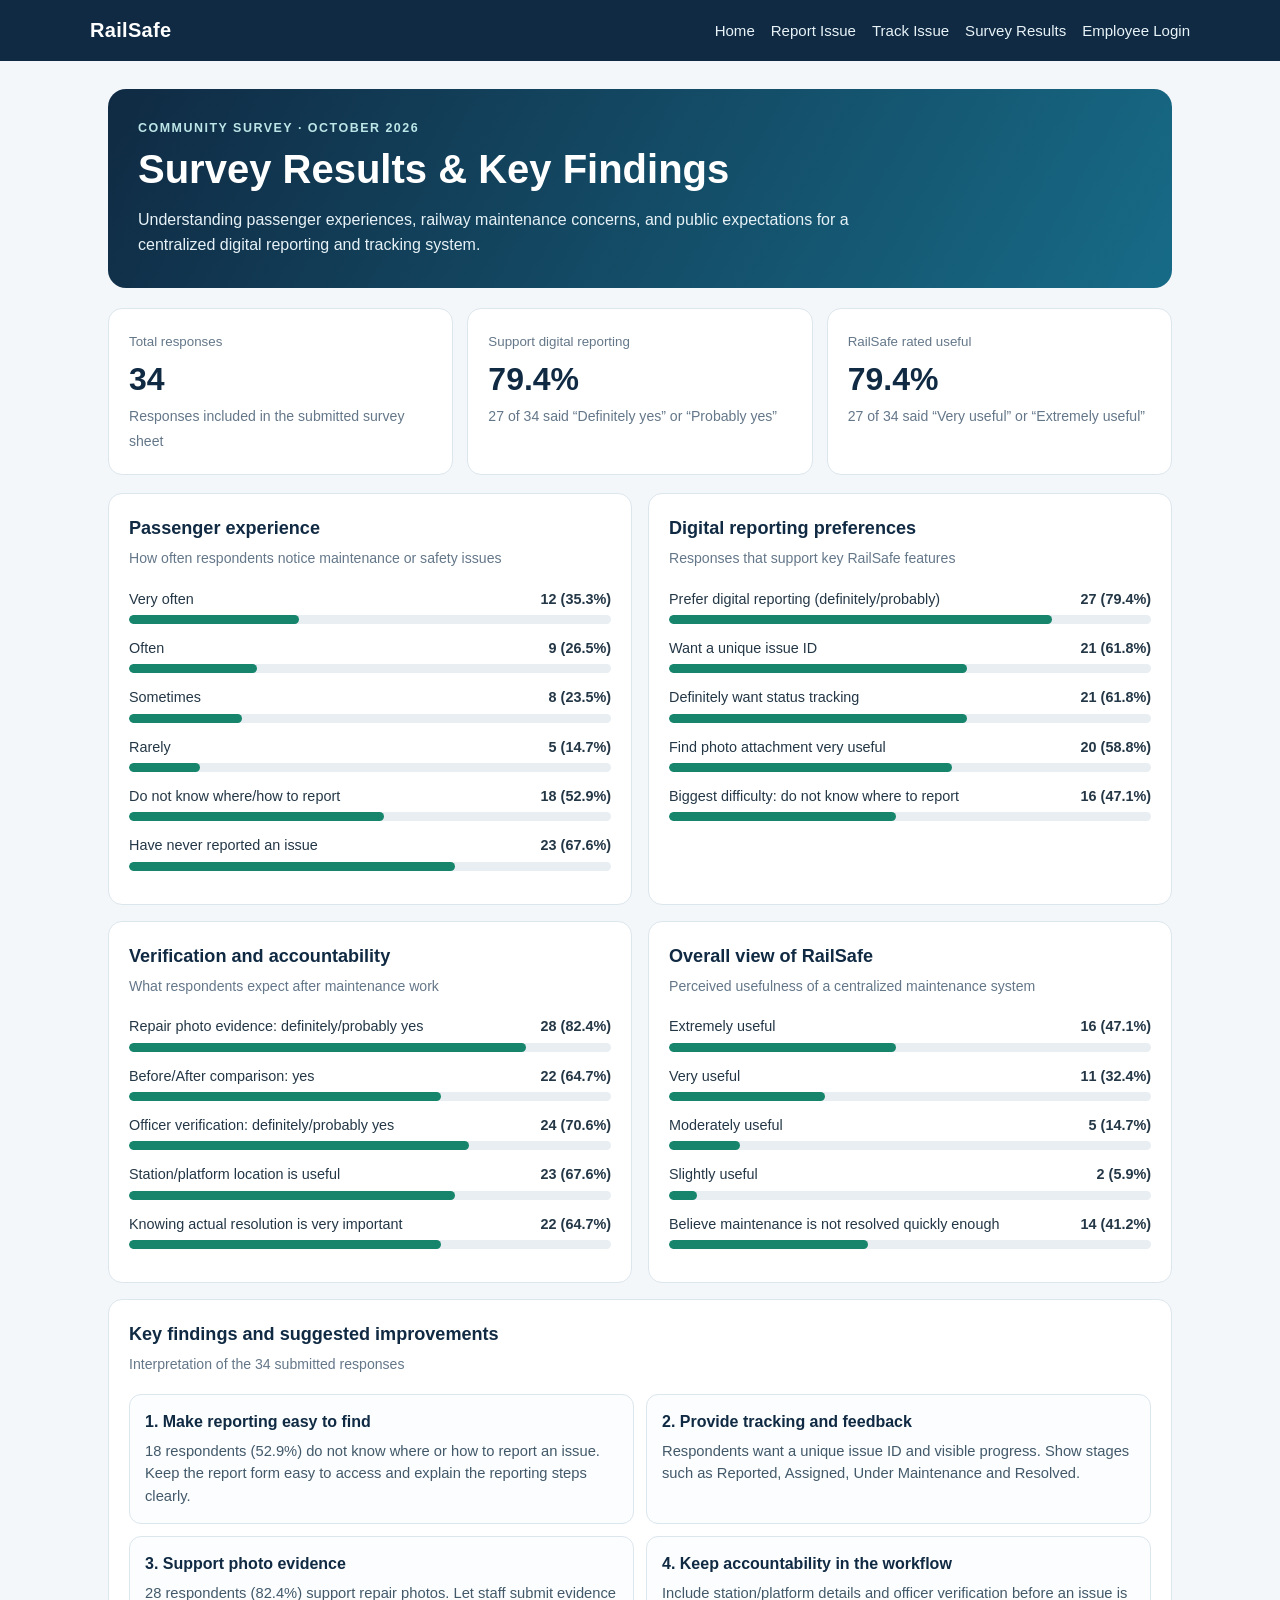
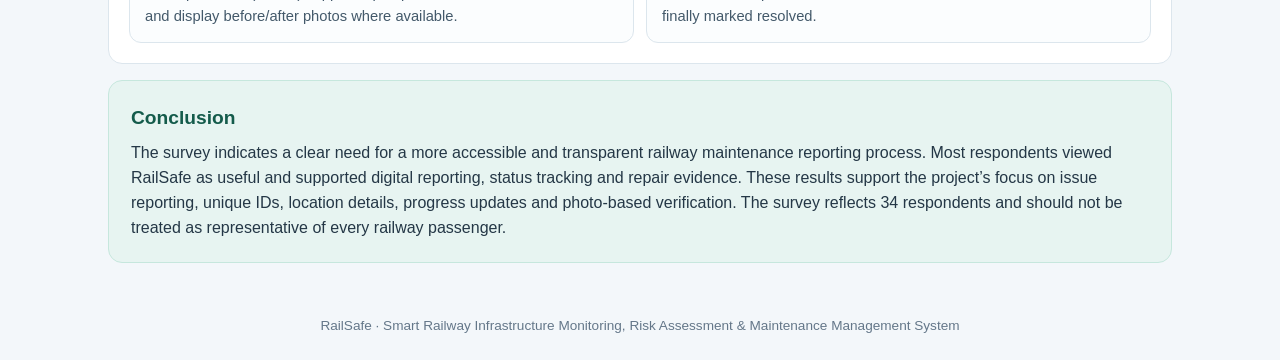
<file: backend/backend/backend/src/main/resources/static/survey-results.html>
<!DOCTYPE html>
<html lang="en">
<head>
<meta charset="UTF-8">
<meta name="viewport" content="width=device-width, initial-scale=1.0">
<title>RailSafe | Survey Results</title>
<style>
:root{--navy:#102a43;--blue:#176b87;--teal:#16856b;--bg:#f3f7fa;--text:#243746;--muted:#647789;--line:#dce6ed;--white:#fff}
*{box-sizing:border-box}body{margin:0;font-family:Arial,Helvetica,sans-serif;background:var(--bg);color:var(--text);line-height:1.55}
nav{background:var(--navy);color:white;padding:15px max(20px,calc((100% - 1100px)/2));display:flex;align-items:center;justify-content:space-between;gap:14px;flex-wrap:wrap}
.brand{font-weight:800;font-size:1.25rem;letter-spacing:.3px}nav .links{display:flex;gap:16px;flex-wrap:wrap}nav a{color:#e8f3f8;text-decoration:none;font-size:.94rem}nav a:hover{text-decoration:underline}
main{max-width:1100px;margin:28px auto;padding:0 18px}.hero{background:linear-gradient(120deg,#102a43,#176b87);color:white;padding:30px;border-radius:18px;margin-bottom:20px}.eyebrow{text-transform:uppercase;letter-spacing:1.5px;font-size:.78rem;color:#bce6e7;font-weight:bold}.hero h1{margin:8px 0;font-size:clamp(1.7rem,4vw,2.5rem);line-height:1.15}.hero p{max-width:760px;color:#e6f2f7;margin-bottom:0}
.stats{display:grid;grid-template-columns:repeat(3,minmax(0,1fr));gap:14px;margin:18px 0}.stat,.panel{background:var(--white);border:1px solid var(--line);border-radius:14px;padding:20px}.stat small{color:var(--muted)}.stat strong{display:block;font-size:2rem;color:var(--navy);line-height:1.2;margin:6px 0}.stat span{font-size:.88rem;color:var(--muted)}
.grid{display:grid;grid-template-columns:repeat(2,minmax(0,1fr));gap:16px}.panel h2{font-size:1.13rem;color:var(--navy);margin:0 0 6px}.sub{font-size:.88rem;color:var(--muted);margin:0 0 18px}
.bar-row{margin:13px 0}.bar-label{display:flex;justify-content:space-between;gap:10px;font-size:.9rem;margin-bottom:5px}.bar-label span:first-child{overflow-wrap:anywhere}.bar-label b{white-space:nowrap}.track{height:9px;background:#e8eef2;border-radius:99px;overflow:hidden}.fill{height:100%;background:var(--teal);border-radius:99px}
.insights{display:grid;grid-template-columns:repeat(2,minmax(0,1fr));gap:12px}.insight{border:1px solid var(--line);background:#fbfdfe;border-radius:12px;padding:15px}.insight b{display:block;color:var(--navy);margin-bottom:5px}.insight p{margin:0;font-size:.92rem;color:#43596a}
.conclusion{margin-top:16px;background:#e7f4f1;border:1px solid #c6e7dd;border-radius:14px;padding:22px}.conclusion h2{margin:0 0 8px;color:#145b4b;font-size:1.2rem}.conclusion p{margin:0}
footer{text-align:center;padding:24px;color:var(--muted);font-size:.85rem}
@media(max-width:700px){.stats{grid-template-columns:1fr}.grid,.insights{grid-template-columns:1fr}.hero{padding:23px}nav{align-items:flex-start}nav .links{gap:12px}}
</style>
</head>
<body>
<nav>
  <div class="brand">RailSafe</div>
  <div class="links">
    <a href="index.html">Home</a><a href="report.html">Report Issue</a><a href="track.html">Track Issue</a><a href="survey-results.html" aria-current="page">Survey Results</a><a href="login.html">Employee Login</a>
  </div>
</nav>
<main>
  <section class="hero">
    <div class="eyebrow">Community survey · October 2026</div>
    <h1>Survey Results & Key Findings</h1>
    <p>Understanding passenger experiences, railway maintenance concerns, and public expectations for a centralized digital reporting and tracking system.</p>
  </section>
  <section class="stats">
    <div class="stat"><small>Total responses</small><strong>34</strong><span>Responses included in the submitted survey sheet</span></div>
    <div class="stat"><small>Support digital reporting</small><strong>79.4%</strong><span>27 of 34 said “Definitely yes” or “Probably yes”</span></div>
    <div class="stat"><small>RailSafe rated useful</small><strong>79.4%</strong><span>27 of 34 said “Very useful” or “Extremely useful”</span></div>
  </section>
  <section class="grid">
    <article class="panel">
      <h2>Passenger experience</h2><p class="sub">How often respondents notice maintenance or safety issues</p>
      <div class="bar-row"><div class="bar-label"><span>Very often</span><b>12 (35.3%)</b></div><div class="track"><div class="fill" style="width:35.3%"></div></div></div>
      <div class="bar-row"><div class="bar-label"><span>Often</span><b>9 (26.5%)</b></div><div class="track"><div class="fill" style="width:26.5%"></div></div></div>
      <div class="bar-row"><div class="bar-label"><span>Sometimes</span><b>8 (23.5%)</b></div><div class="track"><div class="fill" style="width:23.5%"></div></div></div>
      <div class="bar-row"><div class="bar-label"><span>Rarely</span><b>5 (14.7%)</b></div><div class="track"><div class="fill" style="width:14.7%"></div></div></div>
      <div class="bar-row"><div class="bar-label"><span>Do not know where/how to report</span><b>18 (52.9%)</b></div><div class="track"><div class="fill" style="width:52.9%"></div></div></div>
      <div class="bar-row"><div class="bar-label"><span>Have never reported an issue</span><b>23 (67.6%)</b></div><div class="track"><div class="fill" style="width:67.6%"></div></div></div>
    </article>
    <article class="panel">
      <h2>Digital reporting preferences</h2><p class="sub">Responses that support key RailSafe features</p>
      <div class="bar-row"><div class="bar-label"><span>Prefer digital reporting (definitely/probably)</span><b>27 (79.4%)</b></div><div class="track"><div class="fill" style="width:79.4%"></div></div></div>
      <div class="bar-row"><div class="bar-label"><span>Want a unique issue ID</span><b>21 (61.8%)</b></div><div class="track"><div class="fill" style="width:61.8%"></div></div></div>
      <div class="bar-row"><div class="bar-label"><span>Definitely want status tracking</span><b>21 (61.8%)</b></div><div class="track"><div class="fill" style="width:61.8%"></div></div></div>
      <div class="bar-row"><div class="bar-label"><span>Find photo attachment very useful</span><b>20 (58.8%)</b></div><div class="track"><div class="fill" style="width:58.8%"></div></div></div>
      <div class="bar-row"><div class="bar-label"><span>Biggest difficulty: do not know where to report</span><b>16 (47.1%)</b></div><div class="track"><div class="fill" style="width:47.1%"></div></div></div>
    </article>
    <article class="panel">
      <h2>Verification and accountability</h2><p class="sub">What respondents expect after maintenance work</p>
      <div class="bar-row"><div class="bar-label"><span>Repair photo evidence: definitely/probably yes</span><b>28 (82.4%)</b></div><div class="track"><div class="fill" style="width:82.4%"></div></div></div>
      <div class="bar-row"><div class="bar-label"><span>Before/After comparison: yes</span><b>22 (64.7%)</b></div><div class="track"><div class="fill" style="width:64.7%"></div></div></div>
      <div class="bar-row"><div class="bar-label"><span>Officer verification: definitely/probably yes</span><b>24 (70.6%)</b></div><div class="track"><div class="fill" style="width:70.6%"></div></div></div>
      <div class="bar-row"><div class="bar-label"><span>Station/platform location is useful</span><b>23 (67.6%)</b></div><div class="track"><div class="fill" style="width:67.6%"></div></div></div>
      <div class="bar-row"><div class="bar-label"><span>Knowing actual resolution is very important</span><b>22 (64.7%)</b></div><div class="track"><div class="fill" style="width:64.7%"></div></div></div>
    </article>
    <article class="panel">
      <h2>Overall view of RailSafe</h2><p class="sub">Perceived usefulness of a centralized maintenance system</p>
      <div class="bar-row"><div class="bar-label"><span>Extremely useful</span><b>16 (47.1%)</b></div><div class="track"><div class="fill" style="width:47.1%"></div></div></div>
      <div class="bar-row"><div class="bar-label"><span>Very useful</span><b>11 (32.4%)</b></div><div class="track"><div class="fill" style="width:32.4%"></div></div></div>
      <div class="bar-row"><div class="bar-label"><span>Moderately useful</span><b>5 (14.7%)</b></div><div class="track"><div class="fill" style="width:14.7%"></div></div></div>
      <div class="bar-row"><div class="bar-label"><span>Slightly useful</span><b>2 (5.9%)</b></div><div class="track"><div class="fill" style="width:5.9%"></div></div></div>
      <div class="bar-row"><div class="bar-label"><span>Believe maintenance is not resolved quickly enough</span><b>14 (41.2%)</b></div><div class="track"><div class="fill" style="width:41.2%"></div></div></div>
    </article>
  </section>
  <section class="panel" style="margin-top:16px">
    <h2>Key findings and suggested improvements</h2><p class="sub">Interpretation of the 34 submitted responses</p>
    <div class="insights">
      <div class="insight"><b>1. Make reporting easy to find</b><p>18 respondents (52.9%) do not know where or how to report an issue. Keep the report form easy to access and explain the reporting steps clearly.</p></div>
      <div class="insight"><b>2. Provide tracking and feedback</b><p>Respondents want a unique issue ID and visible progress. Show stages such as Reported, Assigned, Under Maintenance and Resolved.</p></div>
      <div class="insight"><b>3. Support photo evidence</b><p>28 respondents (82.4%) support repair photos. Let staff submit evidence and display before/after photos where available.</p></div>
      <div class="insight"><b>4. Keep accountability in the workflow</b><p>Include station/platform details and officer verification before an issue is finally marked resolved.</p></div>
    </div>
  </section>
  <section class="conclusion">
    <h2>Conclusion</h2>
    <p>The survey indicates a clear need for a more accessible and transparent railway maintenance reporting process. Most respondents viewed RailSafe as useful and supported digital reporting, status tracking and repair evidence. These results support the project’s focus on issue reporting, unique IDs, location details, progress updates and photo-based verification. The survey reflects 34 respondents and should not be treated as representative of every railway passenger.</p>
  </section>
</main>
<footer>RailSafe · Smart Railway Infrastructure Monitoring, Risk Assessment & Maintenance Management System</footer>
</body>
</html>
</file>
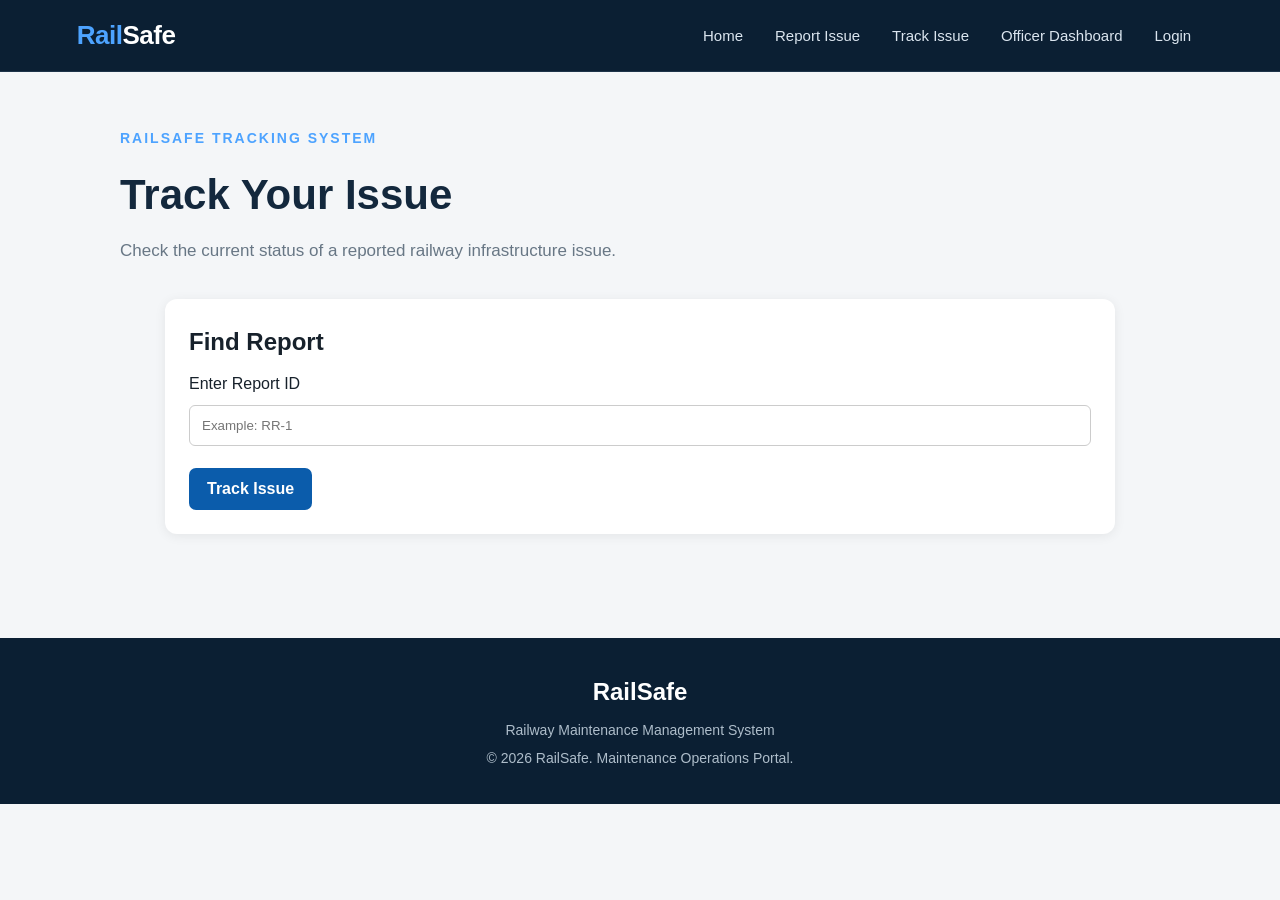
<file: backend/backend/backend/src/main/resources/static/track.html>
<!DOCTYPE html>
<html lang="en">
<head>
    <meta charset="UTF-8">
    <meta name="viewport" content="width=device-width, initial-scale=1.0">
    <title>Track Issue | RailSafe</title>
    <link rel="stylesheet" href="style.css">
    <style>
        .track-panel {
            max-width: 950px;
            margin: 24px auto;
            padding: 24px;
            background: white;
            border-radius: 12px;
            box-shadow: 0 2px 12px #00000012;
        }
        .track-form, .photo-grid, .track-details {
            display: grid;
            grid-template-columns: repeat(auto-fit, minmax(220px, 1fr));
            gap: 16px;
        }
        .track-field {
            display: flex;
            flex-direction: column;
            gap: 8px;
            margin: 10px 0;
        }
        .track-field input {
            padding: 12px;
            border: 1px solid #ccc;
            border-radius: 6px;
            width: 100%;
            box-sizing: border-box;
        }
        .track-button {
            padding: 12px 18px;
            margin-top: 12px;
            border: none;
            border-radius: 7px;
            cursor: pointer;
        }
        .track-result {
            margin-top: 14px;
            white-space: pre-wrap;
            overflow-wrap: anywhere;
        }
        [hidden] { display: none !important; }
    </style>
</head>
<body>

<nav class="navbar">
    <div class="logo"><span>Rail</span>Safe</div>
    <div class="nav-links">
        <a href="index.html">Home</a>
        <a href="report.html">Report Issue</a>
        <a href="track.html">Track Issue</a>
        <a href="dashboard.html">Officer Dashboard</a>
        <a href="login.html">Login</a>
    </div>
</nav>

<main class="track-page">
    <header class="page-header">
        <p class="hero-label">RAILSAFE TRACKING SYSTEM</p>
        <h1>Track Your Issue</h1>
        <p>Check the current status of a reported railway infrastructure issue.</p>
    </header>

    <section class="track-panel">
        <h2>Find Report</h2>
        <form id="trackForm">
            <label class="track-field" for="reportId">
                Enter Report ID
                <input
                    type="text"
                    id="reportId"
                    placeholder="Example: RR-1"
                    required
                >
            </label>
            <button type="submit" class="primary-button track-button">
                Track Issue
            </button>
        </form>

        <div id="trackResult" hidden>
            <h2 id="trackIssueHeading">Issue Details</h2>

            <div class="track-details">
                <div><strong>Report ID</strong><p id="trackReportId">-</p></div>
                <div><strong>Station</strong><p id="trackStation">-</p></div>
                <div><strong>Platform</strong><p id="trackPlatform">-</p></div>
                <div><strong>Infrastructure</strong><p id="trackInfrastructure">-</p></div>
                <div><strong>Current Status</strong><p id="trackStatus">-</p></div>
                <div><strong>Location</strong><p id="trackLocation">-</p></div>
            </div>

            <p><strong>Issue Description</strong></p>
            <p id="trackDescription">-</p>

            <p><strong>Issue Type</strong></p>
            <p id="trackIssueDetected">-</p>

            <div class="track-details">
                <div id="timelineReported">1. Reported</div>
                <div id="timelineAssigned">2. Assigned / Inspection</div>
                <div id="timelineMaintenance">3. Under Maintenance</div>
                <div id="timelineResolved">4. Resolved</div>
                <div id="timelineClosed">5. Closed</div>
            </div>

            <p>
                For maintenance assignment and saved evidence, open the
                corresponding issue from the Officer Dashboard.
            </p>
        </div>
    </section>
</main>

<footer>
    <div class="footer-logo">RailSafe</div>
    <p>Railway Maintenance Management System</p>
    <p>© 2026 RailSafe. Maintenance Operations Portal.</p>
</footer>

<script src="script.js"></script>
</body>
</html>
</file>
<file: backend/backend/backend/src/main/resources/static/style.css>
/* =========================================================
   RAILSAFE - GLOBAL STYLES
   ========================================================= */

* {
    margin: 0;
    padding: 0;
    box-sizing: border-box;
}

html {
    scroll-behavior: smooth;
}

body {
    font-family: Arial, Helvetica, sans-serif;
    background: #f4f6f8;
    color: #17212b;
    line-height: 1.6;
}

a {
    text-decoration: none;
    color: inherit;
}

button,
input,
select,
textarea {
    font-family: inherit;
}


/* =========================================================
   NAVBAR
   ========================================================= */

.navbar {
    width: 100%;
    min-height: 72px;
    background: #0b1f33;
    color: white;
    display: flex;
    align-items: center;
    justify-content: space-between;
    padding: 0 6%;
    border-bottom: 1px solid #1e3449;
    position: sticky;
    top: 0;
    z-index: 1000;
}

.logo {
    font-size: 26px;
    font-weight: 800;
    letter-spacing: -0.5px;
}

.logo span {
    color: #4da3ff;
}

.nav-links {
    display: flex;
    align-items: center;
    gap: 8px;
    flex-wrap: wrap;
}

.nav-links a {
    color: #dbe5ef;
    padding: 9px 12px;
    border-radius: 5px;
    font-size: 14px;
    transition: 0.2s ease;
}

.nav-links a:hover,
.nav-links a.active {
    background: #173650;
    color: white;
}


/* =========================================================
   COMMON BUTTONS
   ========================================================= */

.primary-button,
.secondary-button,
.submit-button,
.login-button,
.register-button {
    display: inline-block;
    border: none;
    cursor: pointer;
    padding: 12px 20px;
    border-radius: 5px;
    font-size: 14px;
    font-weight: 700;
    transition: 0.2s ease;
}

.primary-button,
.submit-button,
.login-button,
.register-button {
    background: #0b5cab;
    color: white;
}

.primary-button:hover,
.submit-button:hover,
.login-button:hover,
.register-button:hover {
    background: #084b8d;
}

.secondary-button {
    background: white;
    color: #0b5cab;
    border: 1px solid #b9c8d6;
}

.secondary-button:hover {
    background: #edf5fc;
}


/* =========================================================
   HERO - HOME
   ========================================================= */

.hero {
    min-height: 570px;
    padding: 90px 7%;
    background: #0b1f33;
    color: white;
    display: grid;
    grid-template-columns: 1.15fr 0.85fr;
    gap: 70px;
    align-items: center;
}

.hero-content {
    max-width: 720px;
}

.hero-label {
    color: #4da3ff;
    font-size: 12px;
    font-weight: 800;
    letter-spacing: 2px;
    margin-bottom: 12px;
}

.hero h1 {
    font-size: 52px;
    line-height: 1.12;
    margin-bottom: 24px;
}

.hero-text {
    color: #c9d5df;
    font-size: 17px;
    max-width: 650px;
    margin-bottom: 32px;
}

.hero-buttons {
    display: flex;
    gap: 12px;
    flex-wrap: wrap;
}

.hero-panel {
    background: #102b44;
    border: 1px solid #29455f;
    border-radius: 8px;
    padding: 25px;
}

.panel-header {
    display: flex;
    justify-content: space-between;
    gap: 15px;
    font-size: 14px;
    font-weight: 700;
}

.status-online {
    color: #68d391;
    font-size: 13px;
}

.panel-line {
    height: 1px;
    background: #29455f;
    margin: 20px 0;
}

.operation-item {
    display: flex;
    justify-content: space-between;
    align-items: center;
    gap: 15px;
    padding: 17px 0;
    border-bottom: 1px solid #29455f;
}

.operation-item:last-child {
    border-bottom: none;
}

.operation-item strong {
    font-size: 14px;
}

.operation-item p {
    color: #9fb1c2;
    font-size: 12px;
    margin-top: 3px;
}

.operation-item > span {
    color: #4da3ff;
    font-weight: 800;
}


/* =========================================================
   HOME FEATURES
   ========================================================= */

.features-section {
    padding: 80px 7%;
    background: #ffffff;
}

.section-heading {
    margin-bottom: 35px;
}

.section-heading h2 {
    font-size: 32px;
    color: #13283d;
    margin-bottom: 8px;
}

.section-heading > p:not(.hero-label) {
    color: #687785;
}

.feature-grid {
    display: grid;
    grid-template-columns: repeat(4, 1fr);
    gap: 20px;
}

.feature-card {
    background: #f8fafc;
    border: 1px solid #dce4eb;
    border-radius: 7px;
    padding: 25px;
    transition: 0.2s ease;
}

.feature-card:hover {
    transform: translateY(-3px);
    border-color: #9eb8ce;
}

.feature-number {
    color: #0b5cab;
    font-size: 13px;
    font-weight: 800;
    margin-bottom: 25px;
}

.feature-card h3 {
    color: #142d43;
    margin-bottom: 10px;
}

.feature-card p {
    color: #687785;
    font-size: 14px;
    margin-bottom: 20px;
}

.feature-card a {
    color: #0b5cab;
    font-weight: 700;
    font-size: 13px;
}


/* =========================================================
   STATISTICS
   ========================================================= */

.stats-section {
    padding: 55px 7%;
    background: #edf1f5;
    display: grid;
    grid-template-columns: repeat(4, 1fr);
    gap: 20px;
}

.stat-box {
    background: white;
    border: 1px solid #dce4eb;
    padding: 28px;
    border-radius: 7px;
}

.stat-box h2 {
    color: #0b5cab;
    font-size: 34px;
}

.stat-box p {
    color: #687785;
    font-size: 14px;
}


/* =========================================================
   COMMON PAGE HEADER
   ========================================================= */

.page-header {
    margin-bottom: 35px;
}

.page-header h1 {
    font-size: 38px;
    color: #13283d;
    margin-bottom: 8px;
}

.page-header > p:not(.hero-label) {
    color: #687785;
}


/* =========================================================
   PROFILE PAGE
   ========================================================= */

.profile-page,
.notifications-page,
.issue-details-page {
    max-width: 1200px;
    margin: auto;
    padding: 60px 30px 80px;
}

.profile-card,
.notifications-card,
.issue-detail-card {
    background: white;
    border: 1px solid #dce4eb;
    border-radius: 8px;
    padding: 30px;
    margin-bottom: 25px;
}

.profile-header,
.issue-detail-header {
    display: flex;
    justify-content: space-between;
    align-items: center;
    gap: 20px;
    padding-bottom: 22px;
    margin-bottom: 25px;
    border-bottom: 1px solid #e2e8ed;
}

.profile-header h2,
.issue-detail-header h2 {
    color: #13283d;
}

.card-label {
    display: block;
    color: #71808d;
    font-size: 11px;
    font-weight: 800;
    letter-spacing: 1.2px;
    margin-bottom: 5px;
}

.account-status {
    background: #e7f7ee;
    color: #177245;
    border: 1px solid #b9e6ca;
    padding: 7px 12px;
    border-radius: 20px;
    font-size: 12px;
    font-weight: 700;
}

.profile-grid {
    display: grid;
    grid-template-columns: repeat(2, 1fr);
    gap: 18px;
}

.profile-field {
    background: #f8fafc;
    border: 1px solid #e0e6eb;
    padding: 17px;
    border-radius: 6px;
}

.profile-field span {
    display: block;
    color: #71808d;
    font-size: 12px;
    margin-bottom: 5px;
}

.profile-field strong {
    color: #172d42;
    font-size: 14px;
}

.profile-actions {
    display: flex;
    gap: 12px;
    margin-top: 25px;
}


/* =========================================================
   DASHBOARD
   ========================================================= */

.dashboard-page {
    max-width: 1250px;
    margin: auto;
    padding: 55px 30px 80px;
}

.dashboard-header {
    display: flex;
    justify-content: space-between;
    align-items: end;
    gap: 20px;
    margin-bottom: 30px;
}

.dashboard-header h1 {
    color: #13283d;
    font-size: 38px;
}

.dashboard-date {
    color: #687785;
    font-size: 13px;
}

.dashboard-cards {
    display: grid;
    grid-template-columns: repeat(4, 1fr);
    gap: 18px;
    margin-bottom: 35px;
}

.card {
    background: white;
    border: 1px solid #dce4eb;
    border-radius: 7px;
    padding: 23px;
}

.card h2 {
    color: #0b5cab;
    font-size: 32px;
    margin: 5px 0;
}

.card p {
    color: #687785;
    font-size: 13px;
}

.dashboard-section {
    margin-top: 35px;
}

.issue-table-container {
    overflow-x: auto;
    background: white;
    border: 1px solid #dce4eb;
    border-radius: 8px;
}

.issue-table {
    width: 100%;
    border-collapse: collapse;
    min-width: 850px;
}

.issue-table th {
    background: #f1f5f8;
    color: #51616f;
    font-size: 12px;
    text-align: left;
    padding: 15px;
    border-bottom: 1px solid #dce4eb;
}

.issue-table td {
    padding: 15px;
    border-bottom: 1px solid #e7edf1;
    font-size: 13px;
}

.priority-badge {
    display: inline-block;
    padding: 5px 9px;
    border-radius: 4px;
    font-size: 11px;
    font-weight: 800;
}

.priority-badge.critical {
    background: #fde8e8;
    color: #b42318;
}

.priority-badge.high {
    background: #fff0dc;
    color: #a15c00;
}

.priority-badge.medium {
    background: #fff7d6;
    color: #806600;
}

.view-button {
    color: #0b5cab;
    font-weight: 700;
    font-size: 12px;
}

.workflow-grid {
    display: grid;
    grid-template-columns: repeat(4, 1fr);
    gap: 18px;
}

.workflow-card {
    background: white;
    border: 1px solid #dce4eb;
    border-radius: 7px;
    padding: 22px;
}

.workflow-number {
    width: 35px;
    height: 35px;
    display: flex;
    align-items: center;
    justify-content: center;
    background: #eaf3fb;
    color: #0b5cab;
    border-radius: 50%;
    font-weight: 800;
    margin-bottom: 15px;
}

.workflow-card h3 {
    color: #173047;
    font-size: 16px;
}

.workflow-card p {
    color: #687785;
    font-size: 13px;
}

.verification-alert {
    display: flex;
    gap: 15px;
    align-items: flex-start;
    background: #fff8e6;
    border: 1px solid #f0d58c;
    border-radius: 7px;
    padding: 20px;
    margin-top: 25px;
}

.notice-icon {
    width: 32px;
    height: 32px;
    flex-shrink: 0;
    display: flex;
    justify-content: center;
    align-items: center;
    background: #f2c94c;
    color: #5e4700;
    border-radius: 50%;
    font-weight: 800;
}

.verification-alert h3 {
    color: #684d00;
    margin-bottom: 5px;
}

.verification-alert p {
    color: #745f20;
    font-size: 13px;
}


/* =========================================================
   NOTIFICATIONS
   ========================================================= */

.notifications-card {
    padding: 0;
    overflow: hidden;
}

.notification {
    display: flex;
    gap: 18px;
    padding: 23px 27px;
    border-bottom: 1px solid #e2e8ed;
}

.notification:last-child {
    border-bottom: none;
}

.notification.unread {
    background: #f5f9fd;
}

.notification-icon {
    width: 38px;
    height: 38px;
    flex-shrink: 0;
    display: flex;
    align-items: center;
    justify-content: center;
    border-radius: 50%;
    background: #e7f1fa;
    color: #0b5cab;
    font-weight: 800;
}

.notification-content {
    flex: 1;
}

.notification-top {
    display: flex;
    justify-content: space-between;
    align-items: center;
    gap: 15px;
}

.notification-top h3 {
    color: #183047;
    font-size: 16px;
}

.notification-top span {
    background: #e7f1fa;
    color: #0b5cab;
    font-size: 10px;
    font-weight: 800;
    padding: 4px 8px;
    border-radius: 4px;
}

.notification-content p {
    color: #5f6f7c;
    font-size: 13px;
    margin: 6px 0;
}

.notification-content small {
    color: #8996a1;
    font-size: 11px;
}


/* =========================================================
   ISSUE DETAILS
   ========================================================= */

.evidence-info {
    display: grid;
    grid-template-columns: repeat(3, 1fr);
    gap: 18px;
}

.evidence-item {
    background: #f8fafc;
    border: 1px solid #e0e6eb;
    border-radius: 6px;
    padding: 18px;
}

.evidence-item span {
    display: block;
    color: #71808d;
    font-size: 12px;
    margin-bottom: 5px;
}

.evidence-item strong {
    color: #173047;
    font-size: 14px;
}

.verification-grid {
    display: grid;
    grid-template-columns: repeat(2, 1fr);
    gap: 18px;
}

.verification-box {
    background: #f8fafc;
    border: 1px solid #dfe6ec;
    border-radius: 7px;
    padding: 20px;
}

.verification-box h3 {
    color: #183047;
    font-size: 16px;
    margin: 8px 0;
}

.verification-box p {
    color: #687785;
    font-size: 13px;
}

.status-update {
    display: flex;
    align-items: center;
    gap: 15px;
    flex-wrap: wrap;
}

.status-update label {
    color: #425463;
    font-weight: 700;
    font-size: 14px;
}

.status-update select {
    min-width: 220px;
    padding: 11px 12px;
    border: 1px solid #c8d3dc;
    border-radius: 5px;
    background: white;
    color: #253746;
}


/* =========================================================
   FOOTER
   ========================================================= */

footer {
    background: #0b1f33;
    color: #aebdca;
    text-align: center;
    padding: 35px 20px;
}

.footer-logo {
    color: white;
    font-size: 22px;
    font-weight: 800;
    margin-bottom: 8px;
}

footer p {
    font-size: 12px;
    margin-top: 5px;
}


/* =========================================================
   LOGIN / REGISTER
   ========================================================= */

.login-page,
.register-page {
    min-height: calc(100vh - 72px);
    padding: 70px 20px;
    display: flex;
    justify-content: center;
    align-items: flex-start;
    background: #f4f6f8;
}

.login-card,
.register-card {
    width: 100%;
    max-width: 480px;
    background: white;
    border: 1px solid #dce4eb;
    border-radius: 8px;
    padding: 35px;
}

.login-card h1,
.register-card h1 {
    color: #13283d;
    margin-bottom: 8px;
}

.login-card > p,
.register-card > p {
    color: #687785;
    font-size: 14px;
    margin-bottom: 25px;
}

.login-card label,
.register-card label {
    display: block;
    color: #344958;
    font-size: 13px;
    font-weight: 700;
    margin-bottom: 6px;
}

.login-card input,
.register-card input {
    width: 100%;
    padding: 12px;
    border: 1px solid #cbd5dd;
    border-radius: 5px;
    margin-bottom: 18px;
    outline: none;
}

.login-card input:focus,
.register-card input:focus {
    border-color: #0b5cab;
}

.login-button,
.register-button {
    width: 100%;
}

.login-info,
.register-info {
    margin-top: 20px;
    padding-top: 18px;
    border-top: 1px solid #e2e8ed;
    color: #687785;
    font-size: 12px;
}


/* =========================================================
   REPORT / TRACK
   ========================================================= */

.report-page,
.track-page {
    max-width: 1100px;
    margin: auto;
    padding: 55px 30px 80px;
}

.form-card,
.track-result {
    background: white;
    border: 1px solid #dce4eb;
    border-radius: 8px;
    padding: 30px;
    margin-bottom: 25px;
}

.form-group {
    margin-bottom: 20px;
}

.form-group label {
    display: block;
    font-size: 13px;
    font-weight: 700;
    color: #344958;
    margin-bottom: 7px;
}

.form-group input,
.form-group select,
.form-group textarea {
    width: 100%;
    padding: 12px;
    border: 1px solid #cbd5dd;
    border-radius: 5px;
    background: white;
    outline: none;
}

.form-group textarea {
    min-height: 130px;
    resize: vertical;
}

.form-group input:focus,
.form-group select:focus,
.form-group textarea:focus {
    border-color: #0b5cab;
}

.photo-buttons {
    display: flex;
    gap: 10px;
    flex-wrap: wrap;
}

.photo-buttons button {
    padding: 10px 15px;
    background: #f1f5f8;
    border: 1px solid #c8d3dc;
    border-radius: 5px;
    cursor: pointer;
    font-weight: 700;
    color: #314656;
}

.photo-buttons button:hover {
    background: #e6edf3;
}

.track-result[hidden] {
    display: none;
}


/* =========================================================
   RESPONSIVE DESIGN
   ========================================================= */

@media (max-width: 1100px) {

    .nav-links {
        gap: 3px;
    }

    .nav-links a {
        font-size: 13px;
        padding: 8px;
    }

    .hero {
        grid-template-columns: 1fr;
    }

    .feature-grid {
        grid-template-columns: repeat(2, 1fr);
    }

    .dashboard-cards {
        grid-template-columns: repeat(2, 1fr);
    }

    .workflow-grid {
        grid-template-columns: repeat(2, 1fr);
    }

    .stats-section {
        grid-template-columns: repeat(2, 1fr);
    }

    .evidence-info {
        grid-template-columns: 1fr;
    }
}


@media (max-width: 750px) {

    .navbar {
        padding: 15px 20px;
        flex-direction: column;
        align-items: flex-start;
        gap: 15px;
    }

    .nav-links {
        width: 100%;
        overflow-x: auto;
        flex-wrap: nowrap;
        padding-bottom: 5px;
    }

    .hero {
        padding: 60px 25px;
    }

    .hero h1 {
        font-size: 38px;
    }

    .features-section,
    .stats-section {
        padding: 55px 25px;
    }

    .feature-grid,
    .dashboard-cards,
    .workflow-grid,
    .profile-grid,
    .verification-grid,
    .stats-section {
        grid-template-columns: 1fr;
    }

    .profile-page,
    .notifications-page,
    .issue-details-page,
    .dashboard-page,
    .report-page,
    .track-page {
        padding: 45px 18px 60px;
    }

    .profile-card,
    .notifications-card,
    .issue-detail-card,
    .form-card,
    .track-result {
        padding: 20px;
    }

    .profile-header,
    .issue-detail-header {
        align-items: flex-start;
        flex-direction: column;
    }

    .notification {
        padding: 20px;
    }

    .page-header h1 {
        font-size: 32px;
    }
}
/* =========================================================
   FONT SIZE UPDATE - RAILSAFE
   ========================================================= */

/* General text */
body {
    font-size: 16px;
}

/* Navbar */
.nav-links a {
    font-size: 15px;
}

/* Home hero */
.hero-label {
    font-size: 14px;
}

.hero-text {
    font-size: 19px;
    line-height: 1.7;
}

.hero h1 {
    font-size: 56px;
}

/* Buttons */
.primary-button,
.secondary-button,
.submit-button,
.login-button,
.register-button {
    font-size: 16px;
    padding: 13px 22px;
}

/* Home feature section */
.section-heading h2 {
    font-size: 36px;
}

.section-heading > p:not(.hero-label) {
    font-size: 16px;
}

.feature-card h3 {
    font-size: 20px;
}

.feature-card p {
    font-size: 16px;
    line-height: 1.7;
}

.feature-card a {
    font-size: 15px;
}

.feature-number {
    font-size: 14px;
}

/* Statistics */
.stat-box h2 {
    font-size: 38px;
}

.stat-box p {
    font-size: 15px;
}

/* Page headings */
.page-header h1 {
    font-size: 42px;
}

.page-header > p:not(.hero-label) {
    font-size: 17px;
}

/* Cards */
.card-label {
    font-size: 12px;
}

.card h2 {
    font-size: 36px;
}

.card p {
    font-size: 15px;
}

/* Profile */
.profile-header h2,
.issue-detail-header h2 {
    font-size: 25px;
}

.profile-field span {
    font-size: 14px;
}

.profile-field strong {
    font-size: 16px;
}

.account-status {
    font-size: 14px;
}

/* Notifications */
.notification-top h3 {
    font-size: 18px;
}

.notification-top span {
    font-size: 12px;
}

.notification-content p {
    font-size: 15px;
    line-height: 1.6;
}

.notification-content small {
    font-size: 13px;
}

/* Issue details */
.evidence-item span {
    font-size: 14px;
}

.evidence-item strong {
    font-size: 16px;
}

.verification-box h3 {
    font-size: 18px;
}

.verification-box p {
    font-size: 15px;
    line-height: 1.6;
}

/* Dashboard */
.issue-table th {
    font-size: 14px;
}

.issue-table td {
    font-size: 15px;
}

.priority-badge {
    font-size: 13px;
}

.view-button {
    font-size: 14px;
}

.workflow-card h3 {
    font-size: 18px;
}

.workflow-card p {
    font-size: 15px;
}

/* Forms */
.form-group label {
    font-size: 15px;
}

.form-group input,
.form-group select,
.form-group textarea {
    font-size: 16px;
}

.login-card label,
.register-card label {
    font-size: 15px;
}

.login-card input,
.register-card input {
    font-size: 16px;
}

.login-card > p,
.register-card > p {
    font-size: 16px;
}

/* Footer */
footer p {
    font-size: 14px;
}

.footer-logo {
    font-size: 24px;
}

/* Mobile */
@media (max-width: 750px) {

    body {
        font-size: 16px;
    }

    .hero h1 {
        font-size: 40px;
    }

    .hero-text {
        font-size: 17px;
    }

    .page-header h1 {
        font-size: 34px;
    }

    .section-heading h2 {
        font-size: 29px;
    }

    .nav-links a {
        font-size: 14px;
    }

    .feature-card p,
    .notification-content p,
    .verification-box p {
        font-size: 15px;
    }
}
</file>
